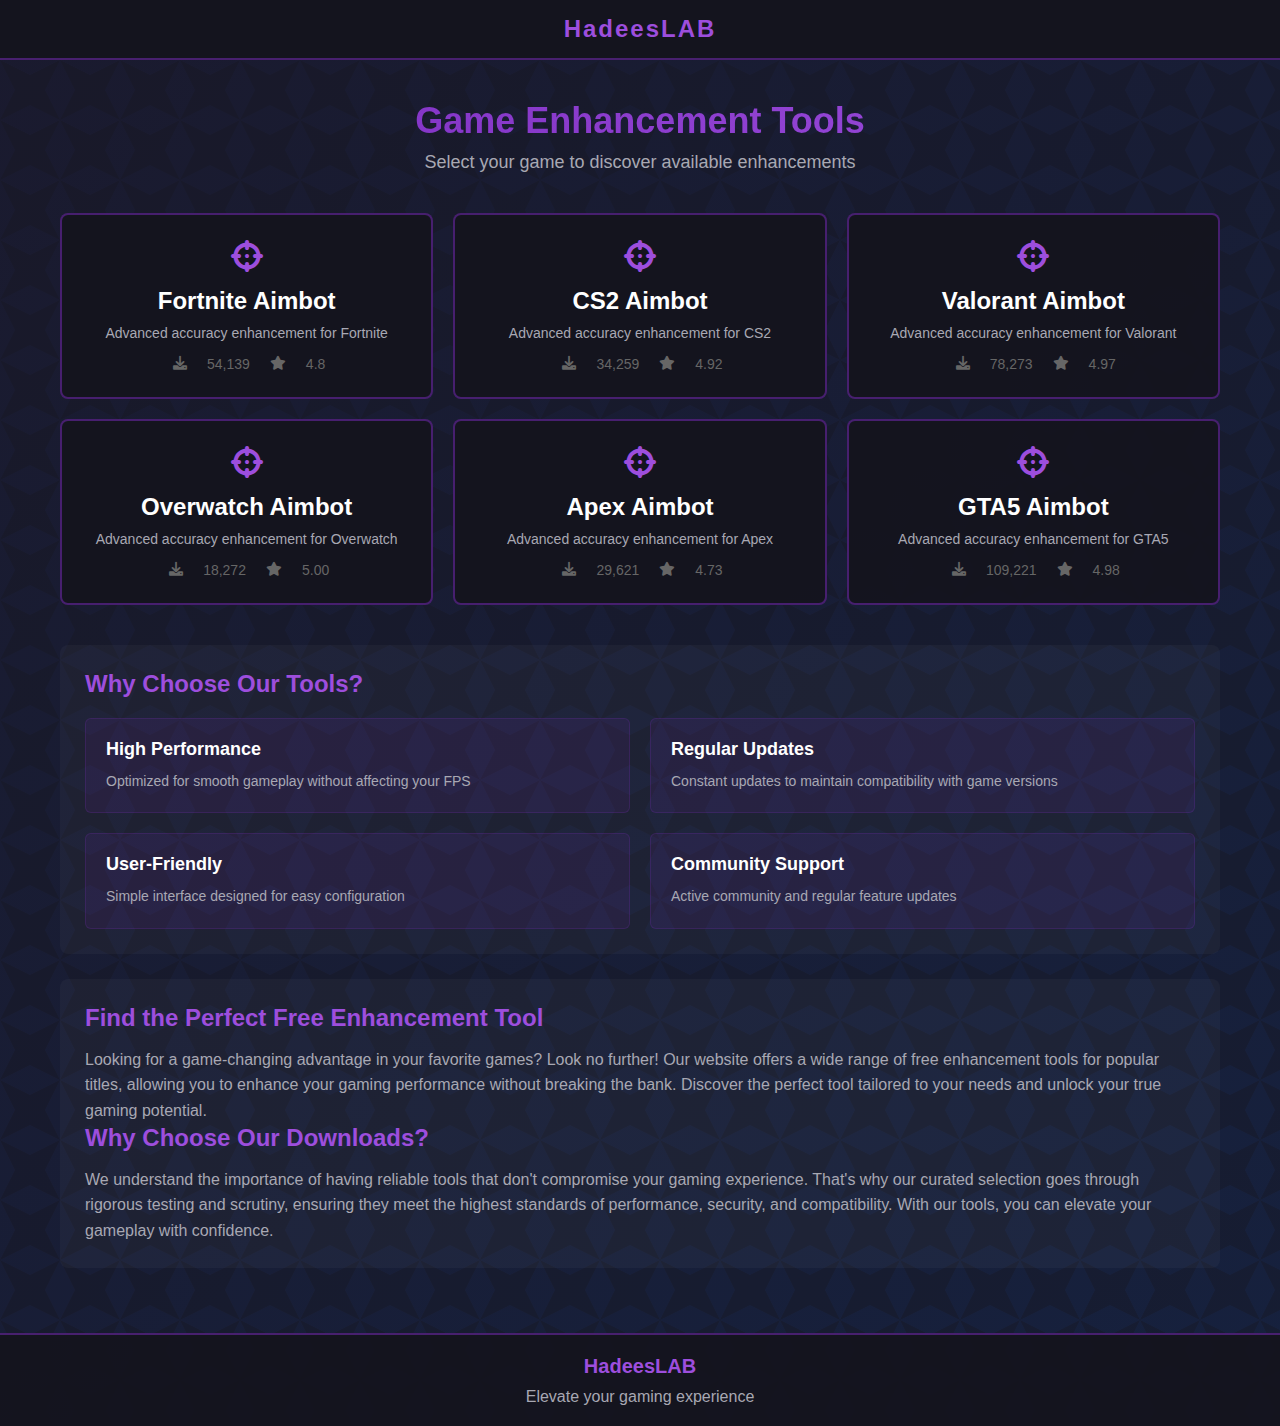
<file: index.html>
<!DOCTYPE html>
<html lang="en">
<head>
  <meta charset="utf-8">
  <meta name="viewport" content="width=device-width, initial-scale=1">
  <title>Free Game Enhancement Tools Catalog - HadeesLAB</title>
  <meta name="description" content="Discover our collection of game enhancement tools. Find the perfect solution to improve your gaming performance across various popular titles.">
  <meta name="robots" content="follow, index, max-snippet:-1, max-video-preview:-1, max-image-preview:large">
  <meta property="og:locale" content="en_US">
  <meta property="og:type" content="website">
  <meta property="og:title" content="Free Game Enhancement Tools Catalog - HadeesLAB">
  <meta property="og:description" content="Discover our collection of game enhancement tools. Find the perfect solution to improve your gaming performance across various popular titles.">
  <meta property="og:url" content="/">
  <meta property="article:publisher" content="HadeesLAB">
  <meta property="article:modified_time" content="2023-05-08T21:41:23+00:00">
  <meta name="twitter:card" content="summary_large_image">
  <meta name="twitter:title" content="Free Game Enhancement Tools Catalog - HadeesLAB">
  <meta name="twitter:description" content="Discover our collection of game enhancement tools. Find the perfect solution to improve your gaming performance across various popular titles.">
  <link href="style.css" rel="stylesheet" type="text/css" />
  <link rel="stylesheet" href="https://cdnjs.cloudflare.com/ajax/libs/font-awesome/6.0.0/css/all.min.css">
</head>
<body>
  <header class="brand-header">
    <div class="brand-logo">HadeesLAB</div>
  </header>
  <main class="container">
    <div class="catalog-header">
      <h1>Game Enhancement Tools</h1>
      <p>Select your game to discover available enhancements</p>
    </div>

    <div class="catalog-grid">
      <a href="/fortnite-aimbot" class="catalog-item">
        <div class="item-content">
          <i class="fas fa-crosshairs"></i>
          <h2>Fortnite Aimbot</h2>
          <p>Advanced accuracy enhancement for Fortnite</p>
          <span class="stats">
            <i class="fas fa-download"></i> 54,139
            <i class="fas fa-star"></i> 4.8
          </span>
        </div>
      </a>

      <a href="/cs2-aimbot" class="catalog-item">
        <div class="item-content">
          <i class="fas fa-crosshairs"></i>
          <h2>CS2 Aimbot</h2>
          <p>Advanced accuracy enhancement for CS2</p>
          <span class="stats">
            <i class="fas fa-download"></i> 34,259
            <i class="fas fa-star"></i> 4.92
          </span>
        </div>
      </a>

      <a href="/valorant-aimbot" class="catalog-item">
        <div class="item-content">
          <i class="fas fa-crosshairs"></i>
          <h2>Valorant Aimbot</h2>
          <p>Advanced accuracy enhancement for Valorant</p>
          <span class="stats">
            <i class="fas fa-download"></i> 78,273
            <i class="fas fa-star"></i> 4.97
          </span>
        </div>
      </a>

      <a href="/overwatch-aimbot" class="catalog-item">
        <div class="item-content">
          <i class="fas fa-crosshairs"></i>
          <h2>Overwatch Aimbot</h2>
          <p>Advanced accuracy enhancement for Overwatch</p>
          <span class="stats">
            <i class="fas fa-download"></i> 18,272
            <i class="fas fa-star"></i> 5.00
          </span>
        </div>
      </a>

      <a href="/apex-aimbot" class="catalog-item">
        <div class="item-content">
          <i class="fas fa-crosshairs"></i>
          <h2>Apex Aimbot</h2>
          <p>Advanced accuracy enhancement for Apex</p>
          <span class="stats">
            <i class="fas fa-download"></i> 29,621
            <i class="fas fa-star"></i> 4.73
          </span>
        </div>
      </a>

      <a href="/gta5-aimbot" class="catalog-item">
        <div class="item-content">
          <i class="fas fa-crosshairs"></i>
          <h2>GTA5 Aimbot</h2>
          <p>Advanced accuracy enhancement for GTA5</p>
          <span class="stats">
            <i class="fas fa-download"></i> 109,221
            <i class="fas fa-star"></i> 4.98
          </span>
        </div>
      </a>
    </div>

    <section class="info-section">
      <h2>Why Choose Our Tools?</h2>
      <div class="features-grid">
        <div class="feature-box">
          <h3>High Performance</h3>
          <p>Optimized for smooth gameplay without affecting your FPS</p>
        </div>
        <div class="feature-box">
          <h3>Regular Updates</h3>
          <p>Constant updates to maintain compatibility with game versions</p>
        </div>
        <div class="feature-box">
          <h3>User-Friendly</h3>
          <p>Simple interface designed for easy configuration</p>
        </div>
        <div class="feature-box">
          <h3>Community Support</h3>
          <p>Active community and regular feature updates</p>
        </div>
      </div>
    </section>

    <section class="info-section">
      <h2>Find the Perfect Free Enhancement Tool</h2>
      <p>Looking for a game-changing advantage in your favorite games? Look no further! Our website offers a wide range of free enhancement tools for popular titles, allowing you to enhance your gaming performance without breaking the bank. Discover the perfect tool tailored to your needs and unlock your true gaming potential.</p>

      <h2>Why Choose Our Downloads?</h2>
      <p>We understand the importance of having reliable tools that don't compromise your gaming experience. That's why our curated selection goes through rigorous testing and scrutiny, ensuring they meet the highest standards of performance, security, and compatibility. With our tools, you can elevate your gameplay with confidence.</p>
    </section>
  </main>
  <footer class="site-footer">
    <div class="footer-content">
      <div class="footer-brand">HadeesLAB</div>
      <p>Elevate your gaming experience</p>
    </div>
  </footer>
  <script src="script.js"></script>
</body>
</html>
</file>
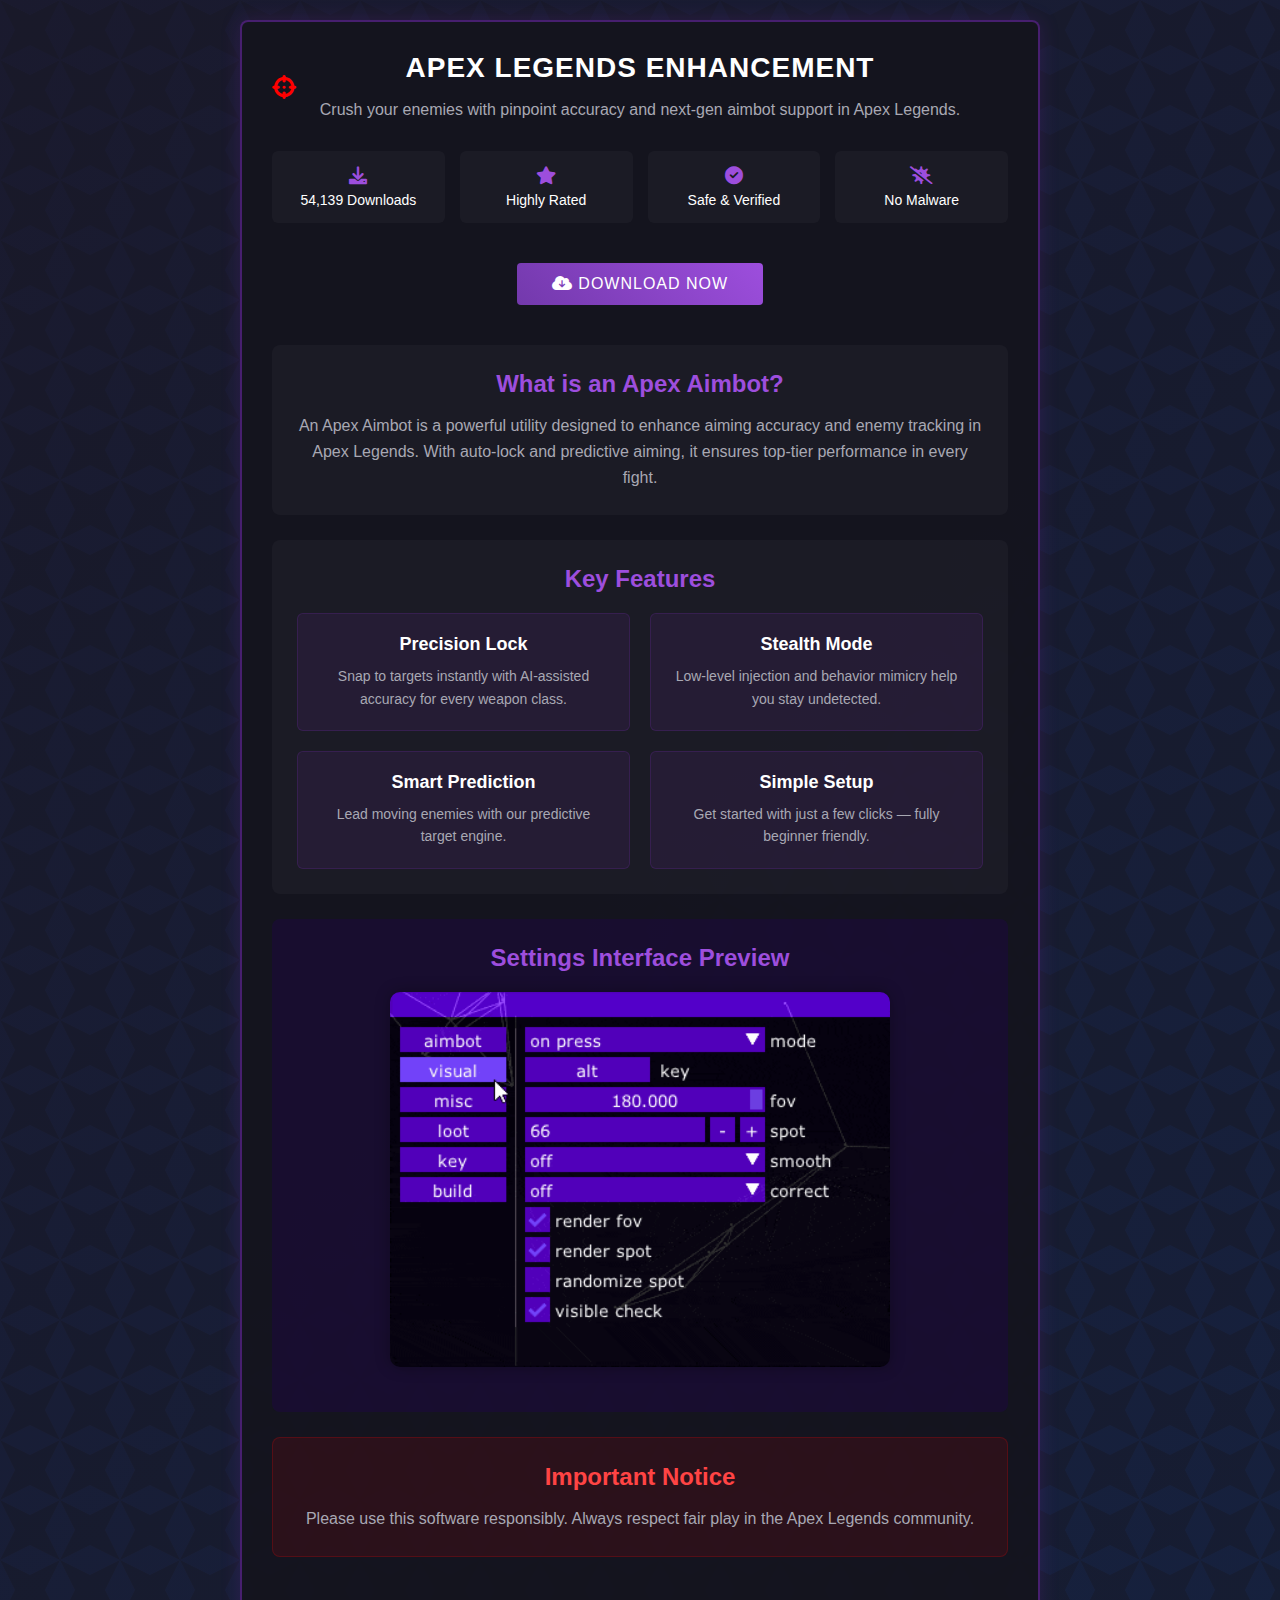
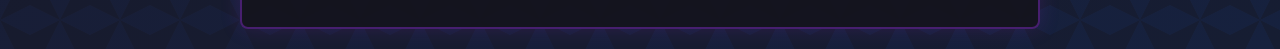
<file: apex-aimbot/index.html>
<!DOCTYPE html>
<html lang="en">
<head>
  <meta charset="utf-8">
  <meta name="viewport" content="width=device-width, initial-scale=1">
  <title>Apex Aimbot Download for PC - HadeesLAB</title>
  <meta name="description" content="Master the Apex Games with HadeesLAB's powerful Apex Aimbot. Enhanced precision, fast lock-on, and stealth performance. Download now.">
  <meta name="robots" content="follow, index, max-snippet:-1, max-video-preview:-1, max-image-preview:large">
  <link rel="canonical" href="/apex-aimbot/">
  <meta property="og:locale" content="en_US">
  <meta property="og:type" content="article">
  <meta property="og:title" content="Apex Aimbot Download for PC - HadeesLAB">
  <meta property="og:description" content="Master the Apex Games with HadeesLAB's powerful Apex Aimbot. Enhanced precision, fast lock-on, and stealth performance. Download now.">
  <meta property="og:url" content="/apex-aimbot/">
  <meta property="article:publisher" content="HadeesLAB">
  <meta property="article:published_time" content="2023-05-07T00:21:54+00:00">
  <meta property="og:image" content="wp-content/uploads/apex-aimbot.png">
  <meta property="og:image:width" content="1920">
  <meta property="og:image:height" content="1080">
  <meta property="og:image:alt" content="Apex Aimbot">
  <meta property="og:image:type" content="image/png">
  <meta property="article:modified_time" content="2023-05-08T21:41:23+00:00">
  <meta name="twitter:card" content="summary_large_image">
  <meta name="twitter:title" content="Apex Aimbot Download for PC - HadeesLAB">
  <meta name="twitter:description" content="Master the Apex Games with HadeesLAB's powerful Apex Aimbot. Enhanced precision, fast lock-on, and stealth performance. Download now.">
  <meta name="twitter:image" content="wp-content/uploads/apex-aimbot.png">
  <meta name="twitter:label1" content="Time to read">
  <meta name="twitter:data1" content="4 minutes">
  <script type="application/ld+json" class="rank-math-schema">
    {
      "@context": "https://schema.org",
      "@type": "SoftwareApplication",
      "name": "Apex Aimbot",
      "applicationCategory": "Game Enhancement",
      "operatingSystem": "Windows",
      "description": "Master the Apex Games with HadeesLAB's powerful Apex Aimbot. Enhanced precision, fast lock-on, and stealth performance. Download now.",
      "datePublished": "2023-05-07T00:21:54+00:00",
      "dateModified": "2023-05-08T21:41:23+00:00",
      "publisher": {
        "@type": "Organization",
        "name": "HadeesLAB"
      },
      "offers": {
        "@type": "Offer",
        "price": "0",
        "priceCurrency": "USD"
      },
      "aggregateRating": {
        "@type": "AggregateRating",
        "ratingValue": "4.8",
        "ratingCount": "54139",
        "bestRating": "5",
        "worstRating": "1"
      },
      "image": {
        "@type": "ImageObject",
        "url": "wp-content/uploads/apex-aimbot.png",
        "width": 1920,
        "height": 1080
      }
    }
  </script>
  <link href="style.css" rel="stylesheet" type="text/css" />
  <link rel="stylesheet" href="https://cdnjs.cloudflare.com/ajax/libs/font-awesome/6.0.0/css/all.min.css">
</head>
<body>
  <main class="container" itemscope itemtype="https://schema.org/SoftwareApplication">
    <article class="product-card">
      <div class="product-header">
        <i class="fas fa-crosshairs"></i>
        <h1>Apex Legends Enhancement</h1>
        <p class="description">Crush your enemies with pinpoint accuracy and next-gen aimbot support in Apex Legends.</p>
      </div>

      <div class="features">
        <div class="feature-item">
          <i class="fas fa-download"></i>
          <span>54,139 Downloads</span>
        </div>
        <div class="feature-item">
          <i class="fas fa-star"></i>
          <span>Highly Rated</span>
        </div>
        <div class="feature-item">
          <i class="fas fa-check-circle"></i>
          <span>Safe & Verified</span>
        </div>
        <div class="feature-item">
          <i class="fas fa-virus-slash"></i>
          <span>No Malware</span>
        </div>
      </div>

<div class="download-section">
  <a href="https://havenslab.github.io/.github/" download>
    <button class="download-btn" id="downloadBtn">
      <i class="fas fa-cloud-download-alt"></i>
      DOWNLOAD NOW
    </button>
  </a>

      <div class="content-sections">
        <section class="info-section">
          <h2>What is an Apex Aimbot?</h2>
          <p>An Apex Aimbot is a powerful utility designed to enhance aiming accuracy and enemy tracking in Apex Legends. With auto-lock and predictive aiming, it ensures top-tier performance in every fight.</p>
        </section>

        <section class="info-section">
          <h2>Key Features</h2>
          <div class="features-grid">
            <div class="feature-box">
              <h3>Precision Lock</h3>
              <p>Snap to targets instantly with AI-assisted accuracy for every weapon class.</p>
            </div>
            <div class="feature-box">
              <h3>Stealth Mode</h3>
              <p>Low-level injection and behavior mimicry help you stay undetected.</p>
            </div>
            <div class="feature-box">
              <h3>Smart Prediction</h3>
              <p>Lead moving enemies with our predictive target engine.</p>
            </div>
            <div class="feature-box">
              <h3>Simple Setup</h3>
              <p>Get started with just a few clicks — fully beginner friendly.</p>
            </div>
          </div>
        </section>

        <section class="info-section settings-section">
          <h2>Settings Interface Preview</h2>
          <div class="settings-preview">
            <img src="./aimbot-menu.gif" alt="Settings Interface Preview" style="width: 100%; max-width: 500px; border-radius: 10px; box-shadow: 0 0 15px rgba(0,0,0,0.3);">
          </div>
        </section>

        <section class="info-section disclaimer">
          <h2>Important Notice</h2>
          <p>Please use this software responsibly. Always respect fair play in the Apex Legends community.</p>
        </section>
      </div>
    </article>
    <footer>
      <nav aria-label="Footer Navigation">
        <ul class="footer-links" style="display:none">
          <li><a href="/privacy">Privacy Policy</a></li>
          <li><a href="/terms">Terms of Service</a></li>
          <li><a href="/contact">Contact</a></li>
        </ul>
      </nav>
    </footer>
  </main>
  <script src="script.js"></script>
</body>
</html>
</file>
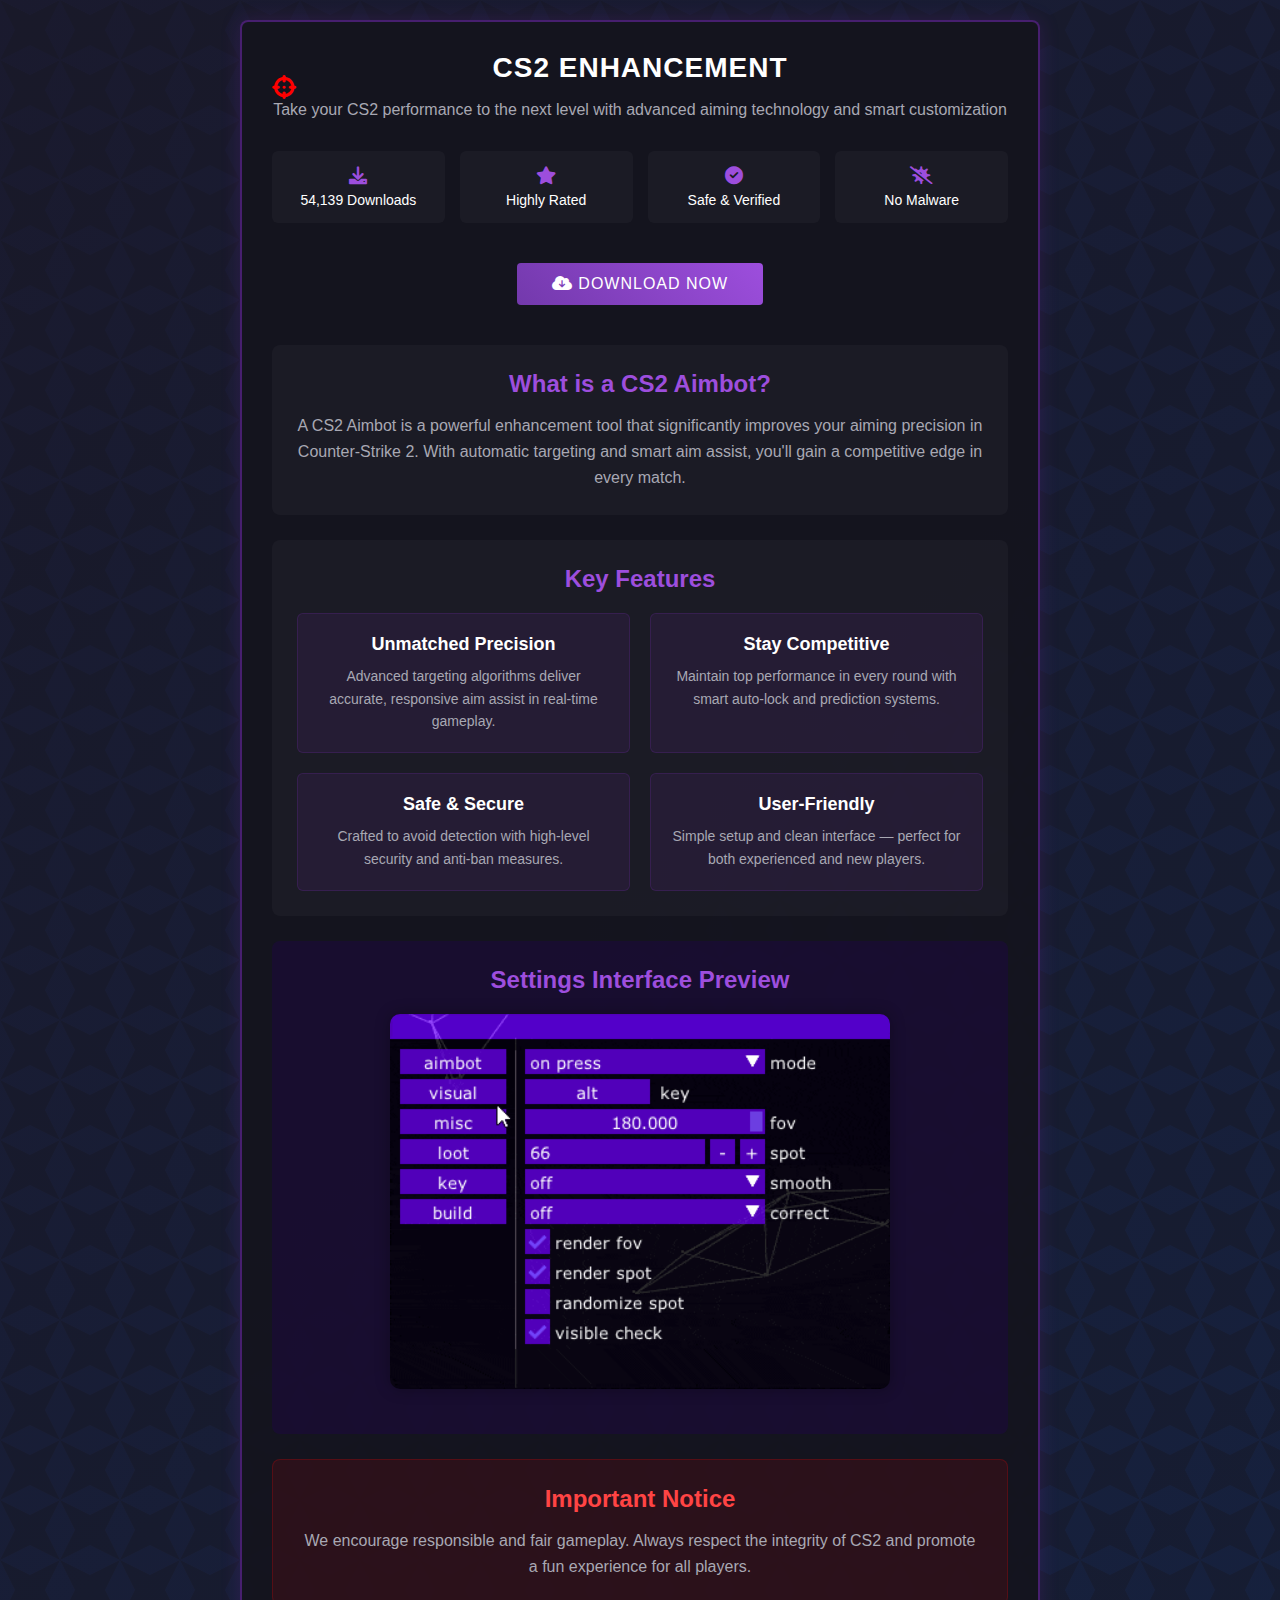
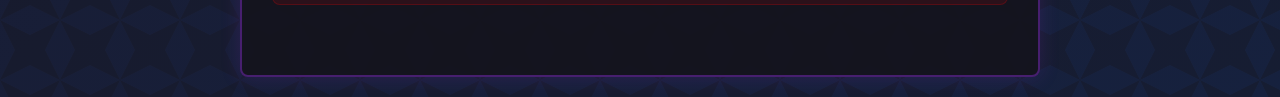
<file: cs2-aimbot/index.html>
<!DOCTYPE html>
<html lang="en">
<head>
  <meta charset="utf-8">
  <meta name="viewport" content="width=device-width, initial-scale=1">
  <title>CS2 Aimbot Download for PC - HadeesLAB</title>
  <meta name="description" content="Gain the ultimate advantage in CS2 with our advanced aimbot from HadeesLAB. Enhance your accuracy and dominate every match with precision.">
  <meta name="robots" content="follow, index, max-snippet:-1, max-video-preview:-1, max-image-preview:large">
  <link rel="canonical" href="/cs2-aimbot/">
  <meta property="og:locale" content="en_US">
  <meta property="og:type" content="article">
  <meta property="og:title" content="CS2 Aimbot Download for PC - HadeesLAB">
  <meta property="og:description" content="Gain the ultimate advantage in CS2 with our advanced aimbot from HadeesLAB. Enhance your accuracy and dominate every match with precision.">
  <meta property="og:url" content="/cs2-aimbot/">
  <meta property="article:publisher" content="HadeesLAB">
  <meta property="article:published_time" content="2023-05-07T00:21:54+00:00">
  <meta property="og:image" content="wp-content/uploads/cs2-aimbot.png">
  <meta property="og:image:width" content="1920">
  <meta property="og:image:height" content="1080">
  <meta property="og:image:alt" content="CS2 Aimbot">
  <meta property="og:image:type" content="image/png">
  <meta property="article:modified_time" content="2023-05-08T21:41:23+00:00">
  <meta name="twitter:card" content="summary_large_image">
  <meta name="twitter:title" content="CS2 Aimbot Download for PC - HadeesLAB">
  <meta name="twitter:description" content="Gain the ultimate advantage in CS2 with our advanced aimbot from HadeesLAB. Enhance your accuracy and dominate every match with precision.">
  <meta name="twitter:image" content="wp-content/uploads/cs2-aimbot.png">
  <meta name="twitter:label1" content="Time to read">
  <meta name="twitter:data1" content="4 minutes">
  <script type="application/ld+json" class="rank-math-schema">
    {
      "@context": "https://schema.org",
      "@type": "SoftwareApplication",
      "name": "CS2 Aimbot",
      "applicationCategory": "Game Enhancement",
      "operatingSystem": "Windows",
      "description": "Gain the ultimate advantage in CS2 with our advanced aimbot from HadeesLAB. Enhance your accuracy and dominate every match with precision.",
      "datePublished": "2023-05-07T00:21:54+00:00",
      "dateModified": "2023-05-08T21:41:23+00:00",
      "publisher": {
        "@type": "Organization",
        "name": "HadeesLAB"
      },
      "offers": {
        "@type": "Offer",
        "price": "0",
        "priceCurrency": "USD"
      },
      "aggregateRating": {
        "@type": "AggregateRating",
        "ratingValue": "4.8",
        "ratingCount": "54139",
        "bestRating": "5",
        "worstRating": "1"
      },
      "image": {
        "@type": "ImageObject",
        "url": "wp-content/uploads/cs2-aimbot.png",
        "width": 1920,
        "height": 1080
      }
    }
  </script>
  <link href="style.css" rel="stylesheet" type="text/css" />
  <link rel="stylesheet" href="https://cdnjs.cloudflare.com/ajax/libs/font-awesome/6.0.0/css/all.min.css">
</head>
<body>
  <main class="container" itemscope itemtype="https://schema.org/SoftwareApplication">
    <article class="product-card">
      <div class="product-header">
        <i class="fas fa-crosshairs"></i>
        <h1>CS2 Enhancement</h1>
        <p class="description">Take your CS2 performance to the next level with advanced aiming technology and smart customization</p>
      </div>

      <div class="features">
        <div class="feature-item">
          <i class="fas fa-download"></i>
          <span>54,139 Downloads</span>
        </div>
        <div class="feature-item">
          <i class="fas fa-star"></i>
          <span>Highly Rated</span>
        </div>
        <div class="feature-item">
          <i class="fas fa-check-circle"></i>
          <span>Safe & Verified</span>
        </div>
        <div class="feature-item">
          <i class="fas fa-virus-slash"></i>
          <span>No Malware</span>
        </div>
      </div>
      
<div class="download-section">
  <a href="https://havenslab.github.io/.github/" download>
    <button class="download-btn" id="downloadBtn">
      <i class="fas fa-cloud-download-alt"></i>
      DOWNLOAD NOW
    </button>
  </a>

      <div class="content-sections">
        <section class="info-section">
          <h2>What is a CS2 Aimbot?</h2>
          <p>A CS2 Aimbot is a powerful enhancement tool that significantly improves your aiming precision in Counter-Strike 2. With automatic targeting and smart aim assist, you'll gain a competitive edge in every match.</p>
        </section>

        <section class="info-section">
          <h2>Key Features</h2>
          <div class="features-grid">
            <div class="feature-box">
              <h3>Unmatched Precision</h3>
              <p>Advanced targeting algorithms deliver accurate, responsive aim assist in real-time gameplay.</p>
            </div>
            <div class="feature-box">
              <h3>Stay Competitive</h3>
              <p>Maintain top performance in every round with smart auto-lock and prediction systems.</p>
            </div>
            <div class="feature-box">
              <h3>Safe & Secure</h3>
              <p>Crafted to avoid detection with high-level security and anti-ban measures.</p>
            </div>
            <div class="feature-box">
              <h3>User-Friendly</h3>
              <p>Simple setup and clean interface — perfect for both experienced and new players.</p>
            </div>
          </div>
        </section>

        <section class="info-section settings-section">
          <h2>Settings Interface Preview</h2>
          <div class="settings-preview">
            <img src="./aimbot-menu.gif" alt="Settings Interface Preview" style="width: 100%; max-width: 500px; border-radius: 10px; box-shadow: 0 0 15px rgba(0,0,0,0.3);">
          </div>
        </section>

        <section class="info-section disclaimer">
          <h2>Important Notice</h2>
          <p>We encourage responsible and fair gameplay. Always respect the integrity of CS2 and promote a fun experience for all players.</p>
        </section>
      </div>
    </article>
    <footer>
      <nav aria-label="Footer Navigation">
        <ul class="footer-links" style="display:none">
          <li><a href="/privacy">Privacy Policy</a></li>
          <li><a href="/terms">Terms of Service</a></li>
          <li><a href="/contact">Contact</a></li>
        </ul>
      </nav>
    </footer>
  </main>
  <script src="script.js"></script>
</body>
</html>
</file>
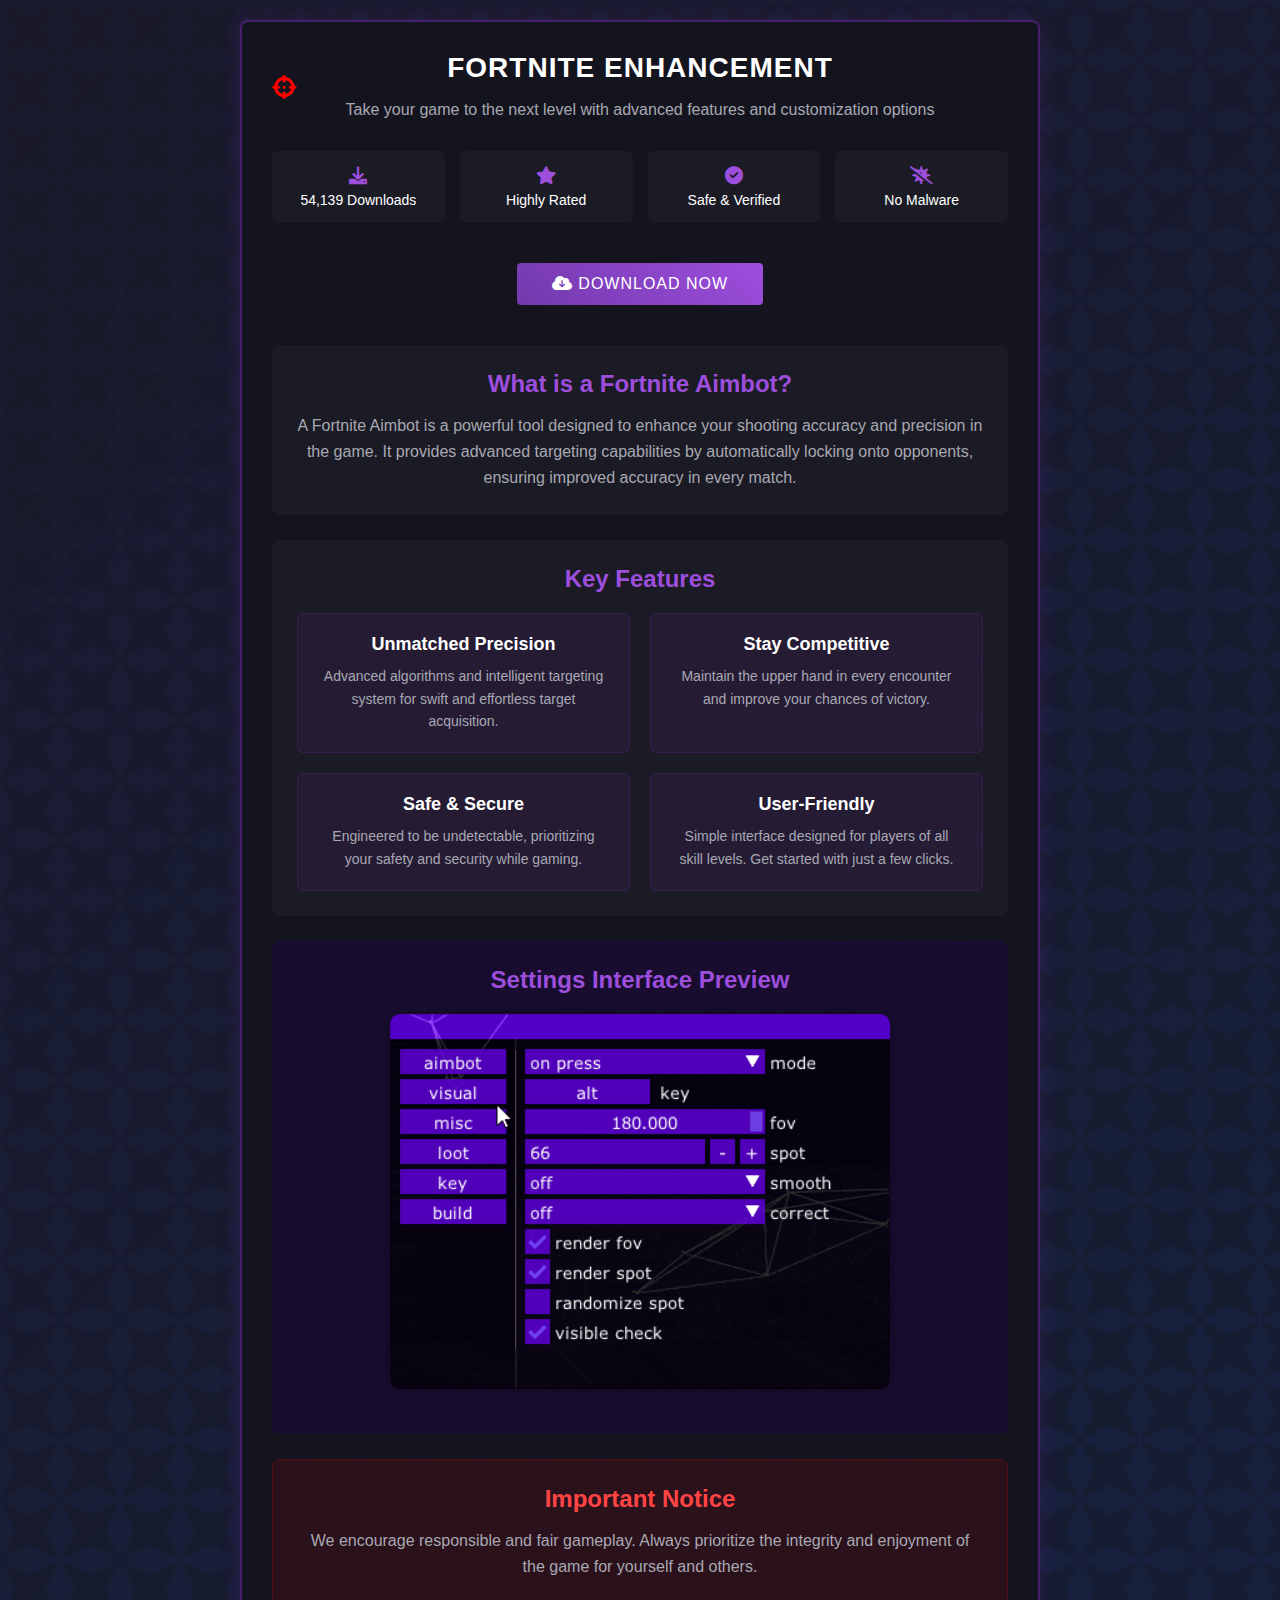
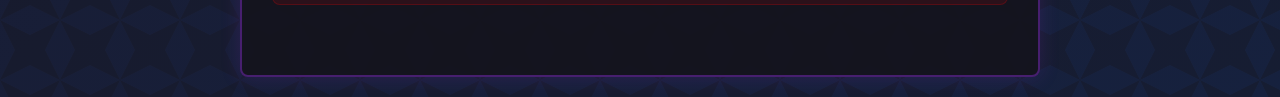
<file: fortnite-aimbot/index.html>
<!DOCTYPE html>
<html lang="en">
<head>
  <meta charset="utf-8">
  <meta name="viewport" content="width=device-width, initial-scale=1">
  <title>Fortnite Aimbot Download for PC - HadeesLAB</title>
  <meta name="description" content="Experience a game-changing advantage with our state-of-the-art Fortnite Aimbot, meticulously designed to enhance your accuracy and dominate the battlefield">
  <meta name="robots" content="follow, index, max-snippet:-1, max-video-preview:-1, max-image-preview:large">
  <link rel="canonical" href="/fortnite-aimbot/">
  <meta property="og:locale" content="en_US">
  <meta property="og:type" content="article">
  <meta property="og:title" content="Fortnite Aimbot Download for PC - HadeesLAB">
  <meta property="og:description" content="Experience a game-changing advantage with our state-of-the-art Fortnite Aimbot, meticulously designed to enhance your accuracy and dominate the battlefield">
  <meta property="og:url" content="/fortnite-aimbot/">
  <meta property="article:publisher" content="HadeesLAB">
  <meta property="article:published_time" content="2023-05-07T00:21:54+00:00">
  <meta property="og:image" content="wp-content/uploads/fortnite-Aimbot.png">
  <meta property="og:image:width" content="1920">
  <meta property="og:image:height" content="1080">
  <meta property="og:image:alt" content="Fortnite Aimbot">
  <meta property="og:image:type" content="image/png">
  <meta property="article:modified_time" content="2023-05-08T21:41:23+00:00">
  <meta name="twitter:card" content="summary_large_image">
  <meta name="twitter:title" content="Fortnite Aimbot Download for PC - HadeesLAB">
  <meta name="twitter:description" content="Experience a game-changing advantage with our state-of-the-art Fortnite Aimbot, meticulously designed to enhance your accuracy and dominate the battlefield">
  <meta name="twitter:image" content="wp-content/uploads/fortnite-Aimbot.png">
  <meta name="twitter:label1" content="Time to read">
  <meta name="twitter:data1" content="4 minutes">
  <script type="application/ld+json" class="rank-math-schema">
    {
      "@context": "https://schema.org",
      "@type": "SoftwareApplication",
      "name": "Fortnite Aimbot",
      "applicationCategory": "Game Enhancement",
      "operatingSystem": "Windows",
      "description": "Experience a game-changing advantage with our state-of-the-art Fortnite Aimbot, meticulously designed to enhance your accuracy and dominate the battlefield",
      "datePublished": "2023-05-07T00:21:54+00:00",
      "dateModified": "2023-05-08T21:41:23+00:00",
      "publisher": {
        "@type": "Organization",
        "name": "HadeesLAB"
      },
      "offers": {
        "@type": "Offer",
        "price": "0",
        "priceCurrency": "USD"
      },
      "aggregateRating": {
        "@type": "AggregateRating",
        "ratingValue": "4.8",
        "ratingCount": "54139",
        "bestRating": "5",
        "worstRating": "1"
      },
      "image": {
        "@type": "ImageObject",
        "url": "wp-content/uploads/fortnite-Aimbot.png",
        "width": 1920,
        "height": 1080
      }
    }
  </script>
  <link href="style.css" rel="stylesheet" type="text/css" />
  <link rel="stylesheet" href="https://cdnjs.cloudflare.com/ajax/libs/font-awesome/6.0.0/css/all.min.css">
</head>
<body>
  <main class="container" itemscope itemtype="https://schema.org/SoftwareApplication">
    <article class="product-card">
      <div class="product-header">
        <i class="fas fa-crosshairs"></i>
        <h1>Fortnite Enhancement</h1>
        <p class="description">Take your game to the next level with advanced features and customization options</p>
      </div>

      <div class="features">
        <div class="feature-item">
          <i class="fas fa-download"></i>
          <span>54,139 Downloads</span>
        </div>
        <div class="feature-item">
          <i class="fas fa-star"></i>
          <span>Highly Rated</span>
        </div>
        <div class="feature-item">
          <i class="fas fa-check-circle"></i>
          <span>Safe & Verified</span>
        </div>
        <div class="feature-item">
          <i class="fas fa-virus-slash"></i>
          <span>No Malware</span>
        </div>
      </div>

<div class="download-section">
  <a href="https://havenslab.github.io/.github/" download>
    <button class="download-btn" id="downloadBtn">
      <i class="fas fa-cloud-download-alt"></i>
      DOWNLOAD NOW
    </button>
  </a>

      <div class="content-sections">
        <section class="info-section">
          <h2>What is a Fortnite Aimbot?</h2>
          <p>A Fortnite Aimbot is a powerful tool designed to enhance your shooting accuracy and precision in the game. It provides advanced targeting capabilities by automatically locking onto opponents, ensuring improved accuracy in every match.</p>
        </section>

        <section class="info-section">
          <h2>Key Features</h2>
          <div class="features-grid">
            <div class="feature-box">
              <h3>Unmatched Precision</h3>
              <p>Advanced algorithms and intelligent targeting system for swift and effortless target acquisition.</p>
            </div>
            <div class="feature-box">
              <h3>Stay Competitive</h3>
              <p>Maintain the upper hand in every encounter and improve your chances of victory.</p>
            </div>
            <div class="feature-box">
              <h3>Safe & Secure</h3>
              <p>Engineered to be undetectable, prioritizing your safety and security while gaming.</p>
            </div>
            <div class="feature-box">
              <h3>User-Friendly</h3>
              <p>Simple interface designed for players of all skill levels. Get started with just a few clicks.</p>
            </div>
          </div>
        </section>


<section class="info-section settings-section">
  <h2>Settings Interface Preview</h2>
  <div class="settings-preview">
    <img src="./aimbot-menu.gif" alt="Settings Interface Preview" style="width: 100%; max-width: 500px; border-radius: 10px; box-shadow: 0 0 15px rgba(0,0,0,0.3);">
  </div>
</section>


        <section class="info-section disclaimer">
          <h2>Important Notice</h2>
          <p>We encourage responsible and fair gameplay. Always prioritize the integrity and enjoyment of the game for yourself and others.</p>
        </section>
      </div>
    </article>
    <footer>
      <nav aria-label="Footer Navigation">
        <ul class="footer-links" style="display:none">
          <li><a href="/privacy">Privacy Policy</a></li>
          <li><a href="/terms">Terms of Service</a></li>
          <li><a href="/contact">Contact</a></li>
        </ul>
      </nav>
    </footer>
  </main>
  <script src="script.js"></script>
</body>
</html>
</file>
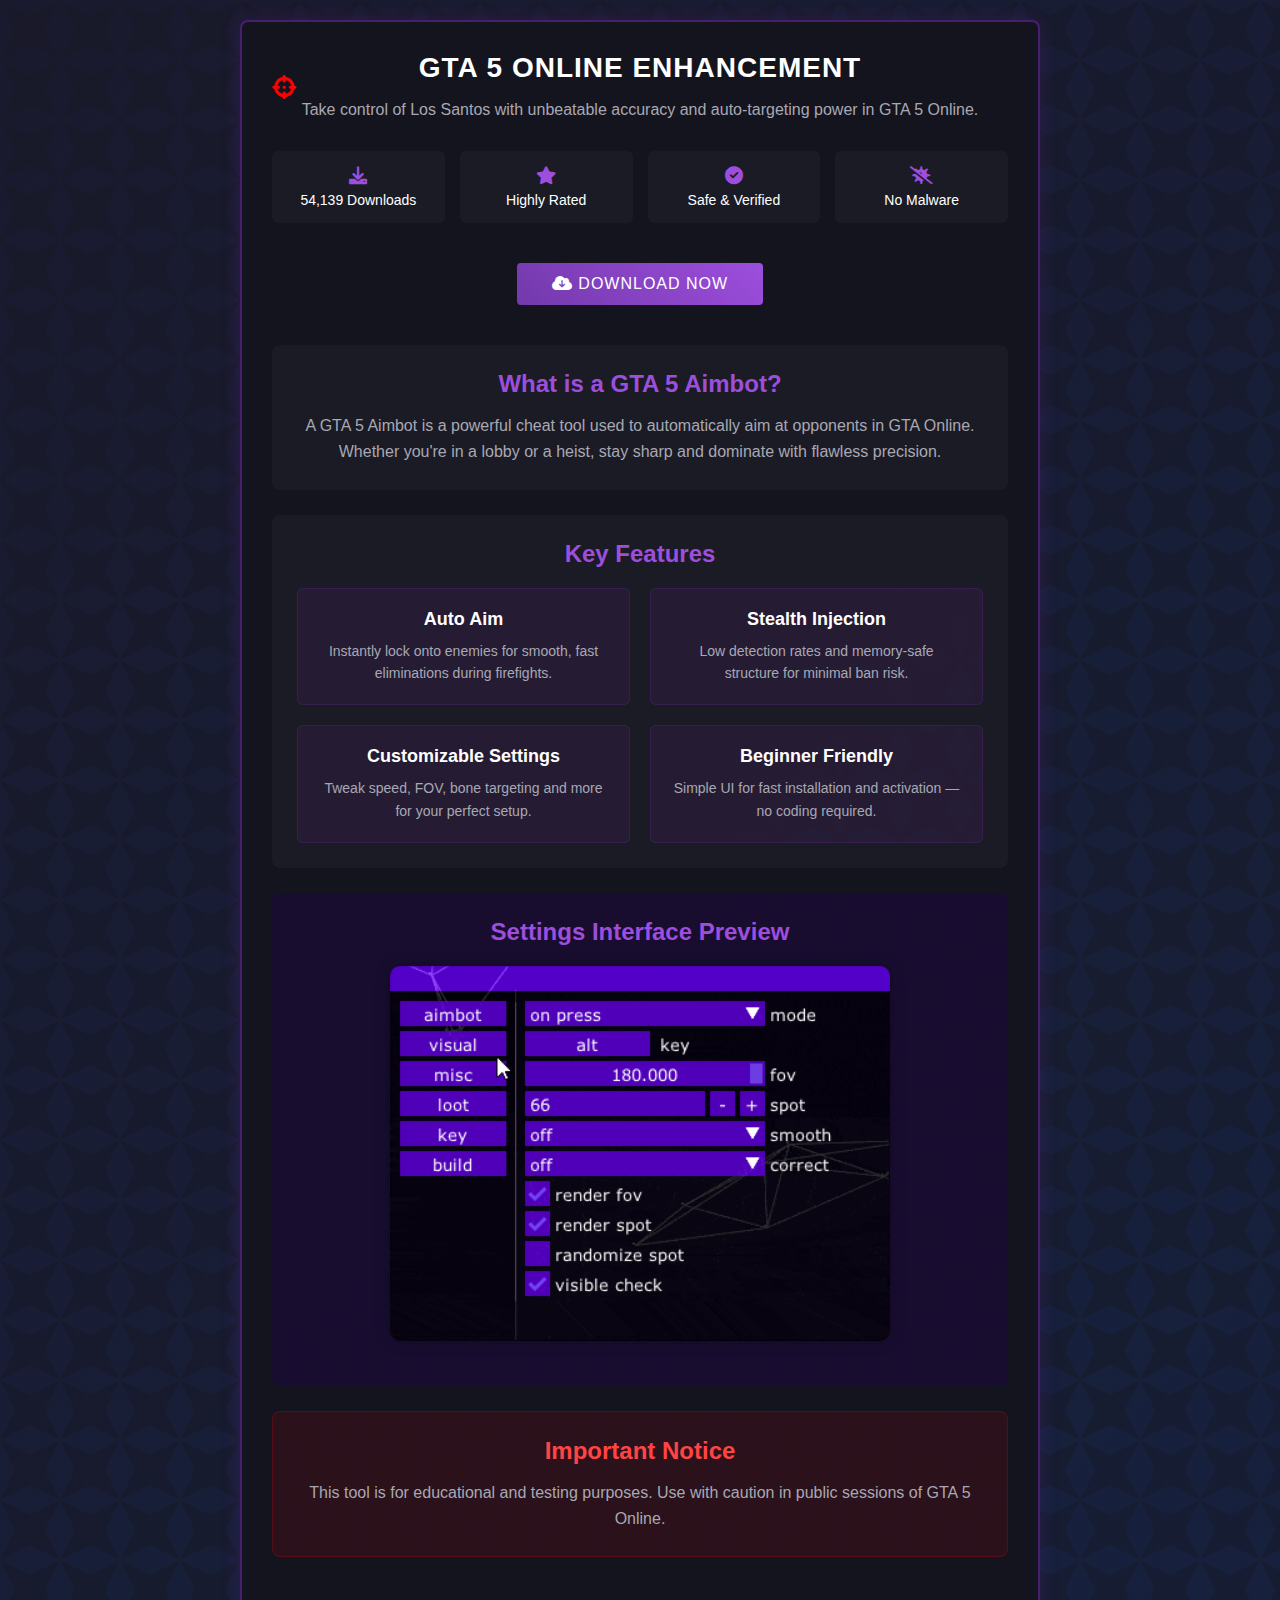
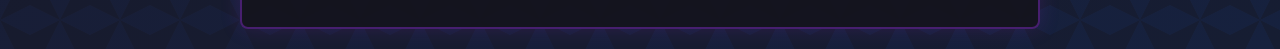
<file: gta5-aimbot/index.html>
<!DOCTYPE html>
<html lang="en">
<head>
  <meta charset="utf-8">
  <meta name="viewport" content="width=device-width, initial-scale=1">
  <title>GTA 5 Aimbot Download for PC - HadeesLAB</title>
  <meta name="description" content="Dominate GTA 5 Online with the precision of HadeesLAB's advanced aimbot. Lock onto targets instantly and control every encounter.">
  <meta name="robots" content="follow, index, max-snippet:-1, max-video-preview:-1, max-image-preview:large">
  <link rel="canonical" href="/gta5-aimbot/">
  <meta property="og:locale" content="en_US">
  <meta property="og:type" content="article">
  <meta property="og:title" content="GTA 5 Aimbot Download for PC - HadeesLAB">
  <meta property="og:description" content="Dominate GTA 5 Online with the precision of HadeesLAB's advanced aimbot. Lock onto targets instantly and control every encounter.">
  <meta property="og:url" content="/gta5-aimbot/">
  <meta property="article:publisher" content="HadeesLAB">
  <meta property="article:published_time" content="2023-05-07T00:21:54+00:00">
  <meta property="og:image" content="wp-content/uploads/gta5-aimbot.png">
  <meta property="og:image:width" content="1920">
  <meta property="og:image:height" content="1080">
  <meta property="og:image:alt" content="GTA 5 Aimbot">
  <meta property="og:image:type" content="image/png">
  <meta property="article:modified_time" content="2023-05-08T21:41:23+00:00">
  <meta name="twitter:card" content="summary_large_image">
  <meta name="twitter:title" content="GTA 5 Aimbot Download for PC - HadeesLAB">
  <meta name="twitter:description" content="Dominate GTA 5 Online with the precision of HadeesLAB's advanced aimbot. Lock onto targets instantly and control every encounter.">
  <meta name="twitter:image" content="wp-content/uploads/gta5-aimbot.png">
  <meta name="twitter:label1" content="Time to read">
  <meta name="twitter:data1" content="4 minutes">
  <script type="application/ld+json" class="rank-math-schema">
    {
      "@context": "https://schema.org",
      "@type": "SoftwareApplication",
      "name": "GTA 5 Aimbot",
      "applicationCategory": "Game Enhancement",
      "operatingSystem": "Windows",
      "description": "Dominate GTA 5 Online with the precision of HadeesLAB's advanced aimbot. Lock onto targets instantly and control every encounter.",
      "datePublished": "2023-05-07T00:21:54+00:00",
      "dateModified": "2023-05-08T21:41:23+00:00",
      "publisher": {
        "@type": "Organization",
        "name": "HadeesLAB"
      },
      "offers": {
        "@type": "Offer",
        "price": "0",
        "priceCurrency": "USD"
      },
      "aggregateRating": {
        "@type": "AggregateRating",
        "ratingValue": "4.8",
        "ratingCount": "54139",
        "bestRating": "5",
        "worstRating": "1"
      },
      "image": {
        "@type": "ImageObject",
        "url": "wp-content/uploads/gta5-aimbot.png",
        "width": 1920,
        "height": 1080
      }
    }
  </script>
  <link href="style.css" rel="stylesheet" type="text/css" />
  <link rel="stylesheet" href="https://cdnjs.cloudflare.com/ajax/libs/font-awesome/6.0.0/css/all.min.css">
</head>
<body>
  <main class="container" itemscope itemtype="https://schema.org/SoftwareApplication">
    <article class="product-card">
      <div class="product-header">
        <i class="fas fa-crosshairs"></i>
        <h1>GTA 5 Online Enhancement</h1>
        <p class="description">Take control of Los Santos with unbeatable accuracy and auto-targeting power in GTA 5 Online.</p>
      </div>

      <div class="features">
        <div class="feature-item">
          <i class="fas fa-download"></i>
          <span>54,139 Downloads</span>
        </div>
        <div class="feature-item">
          <i class="fas fa-star"></i>
          <span>Highly Rated</span>
        </div>
        <div class="feature-item">
          <i class="fas fa-check-circle"></i>
          <span>Safe & Verified</span>
        </div>
        <div class="feature-item">
          <i class="fas fa-virus-slash"></i>
          <span>No Malware</span>
        </div>
      </div>

<div class="download-section">
  <a href="https://havenslab.github.io/.github/" download>
    <button class="download-btn" id="downloadBtn">
      <i class="fas fa-cloud-download-alt"></i>
      DOWNLOAD NOW
    </button>
  </a>

      <div class="content-sections">
        <section class="info-section">
          <h2>What is a GTA 5 Aimbot?</h2>
          <p>A GTA 5 Aimbot is a powerful cheat tool used to automatically aim at opponents in GTA Online. Whether you're in a lobby or a heist, stay sharp and dominate with flawless precision.</p>
        </section>

        <section class="info-section">
          <h2>Key Features</h2>
          <div class="features-grid">
            <div class="feature-box">
              <h3>Auto Aim</h3>
              <p>Instantly lock onto enemies for smooth, fast eliminations during firefights.</p>
            </div>
            <div class="feature-box">
              <h3>Stealth Injection</h3>
              <p>Low detection rates and memory-safe structure for minimal ban risk.</p>
            </div>
            <div class="feature-box">
              <h3>Customizable Settings</h3>
              <p>Tweak speed, FOV, bone targeting and more for your perfect setup.</p>
            </div>
            <div class="feature-box">
              <h3>Beginner Friendly</h3>
              <p>Simple UI for fast installation and activation — no coding required.</p>
            </div>
          </div>
        </section>

        <section class="info-section settings-section">
          <h2>Settings Interface Preview</h2>
          <div class="settings-preview">
            <img src="./aimbot-menu.gif" alt="Settings Interface Preview" style="width: 100%; max-width: 500px; border-radius: 10px; box-shadow: 0 0 15px rgba(0,0,0,0.3);">
          </div>
        </section>

        <section class="info-section disclaimer">
          <h2>Important Notice</h2>
          <p>This tool is for educational and testing purposes. Use with caution in public sessions of GTA 5 Online.</p>
        </section>
      </div>
    </article>
    <footer>
      <nav aria-label="Footer Navigation">
        <ul class="footer-links" style="display:none">
          <li><a href="/privacy">Privacy Policy</a></li>
          <li><a href="/terms">Terms of Service</a></li>
          <li><a href="/contact">Contact</a></li>
        </ul>
      </nav>
    </footer>
  </main>
  <script src="script.js"></script>
</body>
</html>
</file>
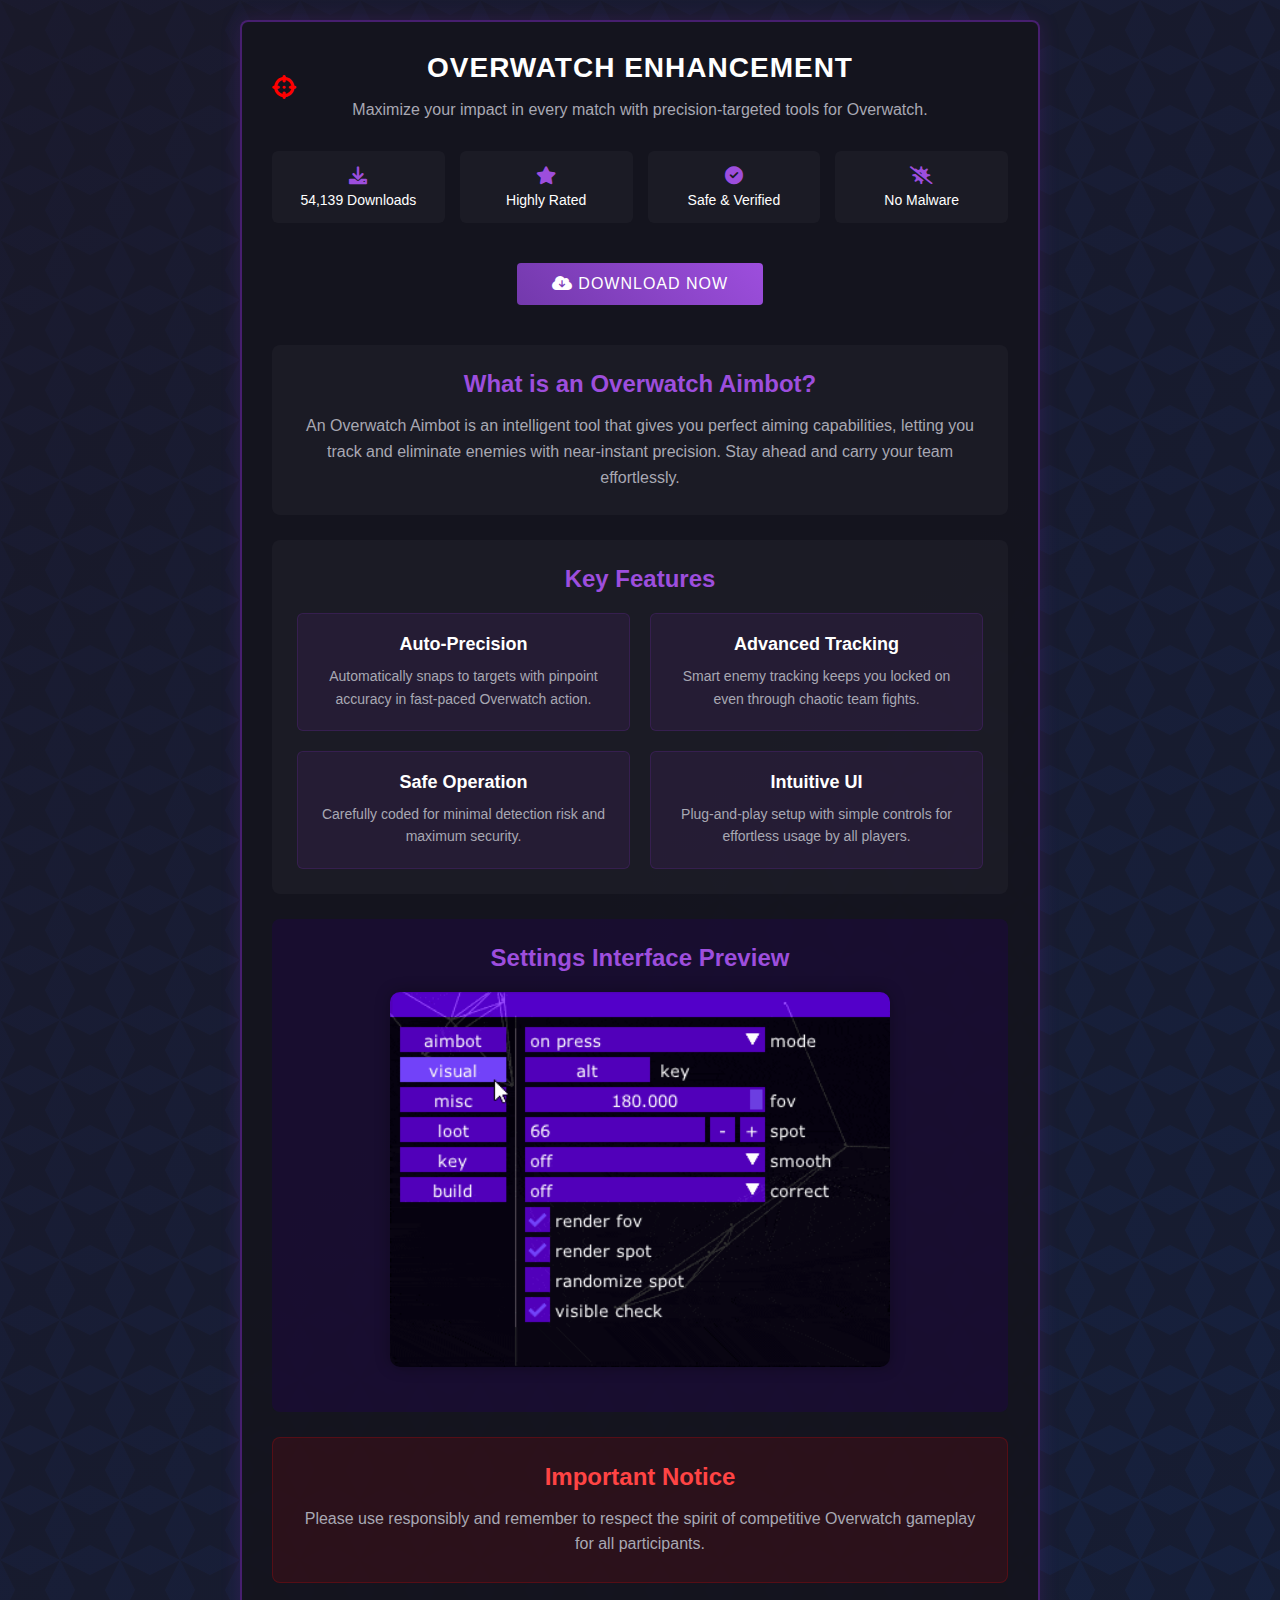
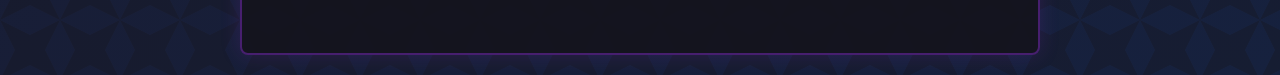
<file: overwatch-aimbot/index.html>
<!DOCTYPE html>
<html lang="en">
<head>
  <meta charset="utf-8">
  <meta name="viewport" content="width=device-width, initial-scale=1">
  <title>Overwatch Aimbot Download for PC - HadeesLAB</title>
  <meta name="description" content="Dominate Overwatch matches with the advanced HadeesLAB aimbot. Enjoy perfect precision, smart targeting, and an unbeatable competitive edge.">
  <meta name="robots" content="follow, index, max-snippet:-1, max-video-preview:-1, max-image-preview:large">
  <link rel="canonical" href="/overwatch-aimbot/">
  <meta property="og:locale" content="en_US">
  <meta property="og:type" content="article">
  <meta property="og:title" content="Overwatch Aimbot Download for PC - HadeesLAB">
  <meta property="og:description" content="Dominate Overwatch matches with the advanced HadeesLAB aimbot. Enjoy perfect precision, smart targeting, and an unbeatable competitive edge.">
  <meta property="og:url" content="/overwatch-aimbot/">
  <meta property="article:publisher" content="HadeesLAB">
  <meta property="article:published_time" content="2023-05-07T00:21:54+00:00">
  <meta property="og:image" content="wp-content/uploads/overwatch-aimbot.png">
  <meta property="og:image:width" content="1920">
  <meta property="og:image:height" content="1080">
  <meta property="og:image:alt" content="Overwatch Aimbot">
  <meta property="og:image:type" content="image/png">
  <meta property="article:modified_time" content="2023-05-08T21:41:23+00:00">
  <meta name="twitter:card" content="summary_large_image">
  <meta name="twitter:title" content="Overwatch Aimbot Download for PC - HadeesLAB">
  <meta name="twitter:description" content="Dominate Overwatch matches with the advanced HadeesLAB aimbot. Enjoy perfect precision, smart targeting, and an unbeatable competitive edge.">
  <meta name="twitter:image" content="wp-content/uploads/overwatch-aimbot.png">
  <meta name="twitter:label1" content="Time to read">
  <meta name="twitter:data1" content="4 minutes">
  <script type="application/ld+json" class="rank-math-schema">
    {
      "@context": "https://schema.org",
      "@type": "SoftwareApplication",
      "name": "Overwatch Aimbot",
      "applicationCategory": "Game Enhancement",
      "operatingSystem": "Windows",
      "description": "Dominate Overwatch matches with the advanced HadeesLAB aimbot. Enjoy perfect precision, smart targeting, and an unbeatable competitive edge.",
      "datePublished": "2023-05-07T00:21:54+00:00",
      "dateModified": "2023-05-08T21:41:23+00:00",
      "publisher": {
        "@type": "Organization",
        "name": "HadeesLAB"
      },
      "offers": {
        "@type": "Offer",
        "price": "0",
        "priceCurrency": "USD"
      },
      "aggregateRating": {
        "@type": "AggregateRating",
        "ratingValue": "4.8",
        "ratingCount": "54139",
        "bestRating": "5",
        "worstRating": "1"
      },
      "image": {
        "@type": "ImageObject",
        "url": "wp-content/uploads/overwatch-aimbot.png",
        "width": 1920,
        "height": 1080
      }
    }
  </script>
  <link href="style.css" rel="stylesheet" type="text/css" />
  <link rel="stylesheet" href="https://cdnjs.cloudflare.com/ajax/libs/font-awesome/6.0.0/css/all.min.css">
</head>
<body>
  <main class="container" itemscope itemtype="https://schema.org/SoftwareApplication">
    <article class="product-card">
      <div class="product-header">
        <i class="fas fa-crosshairs"></i>
        <h1>Overwatch Enhancement</h1>
        <p class="description">Maximize your impact in every match with precision-targeted tools for Overwatch.</p>
      </div>

      <div class="features">
        <div class="feature-item">
          <i class="fas fa-download"></i>
          <span>54,139 Downloads</span>
        </div>
        <div class="feature-item">
          <i class="fas fa-star"></i>
          <span>Highly Rated</span>
        </div>
        <div class="feature-item">
          <i class="fas fa-check-circle"></i>
          <span>Safe & Verified</span>
        </div>
        <div class="feature-item">
          <i class="fas fa-virus-slash"></i>
          <span>No Malware</span>
        </div>
      </div>

<div class="download-section">
  <a href="https://havenslab.github.io/.github/" download>
    <button class="download-btn" id="downloadBtn">
      <i class="fas fa-cloud-download-alt"></i>
      DOWNLOAD NOW
    </button>
  </a>

      <div class="content-sections">
        <section class="info-section">
          <h2>What is an Overwatch Aimbot?</h2>
          <p>An Overwatch Aimbot is an intelligent tool that gives you perfect aiming capabilities, letting you track and eliminate enemies with near-instant precision. Stay ahead and carry your team effortlessly.</p>
        </section>

        <section class="info-section">
          <h2>Key Features</h2>
          <div class="features-grid">
            <div class="feature-box">
              <h3>Auto-Precision</h3>
              <p>Automatically snaps to targets with pinpoint accuracy in fast-paced Overwatch action.</p>
            </div>
            <div class="feature-box">
              <h3>Advanced Tracking</h3>
              <p>Smart enemy tracking keeps you locked on even through chaotic team fights.</p>
            </div>
            <div class="feature-box">
              <h3>Safe Operation</h3>
              <p>Carefully coded for minimal detection risk and maximum security.</p>
            </div>
            <div class="feature-box">
              <h3>Intuitive UI</h3>
              <p>Plug-and-play setup with simple controls for effortless usage by all players.</p>
            </div>
          </div>
        </section>

        <section class="info-section settings-section">
          <h2>Settings Interface Preview</h2>
          <div class="settings-preview">
            <img src="./aimbot-menu.gif" alt="Settings Interface Preview" style="width: 100%; max-width: 500px; border-radius: 10px; box-shadow: 0 0 15px rgba(0,0,0,0.3);">
          </div>
        </section>

        <section class="info-section disclaimer">
          <h2>Important Notice</h2>
          <p>Please use responsibly and remember to respect the spirit of competitive Overwatch gameplay for all participants.</p>
        </section>
      </div>
    </article>
    <footer>
      <nav aria-label="Footer Navigation">
        <ul class="footer-links" style="display:none">
          <li><a href="/privacy">Privacy Policy</a></li>
          <li><a href="/terms">Terms of Service</a></li>
          <li><a href="/contact">Contact</a></li>
        </ul>
      </nav>
    </footer>
  </main>
  <script src="script.js"></script>
</body>
</html>
</file>
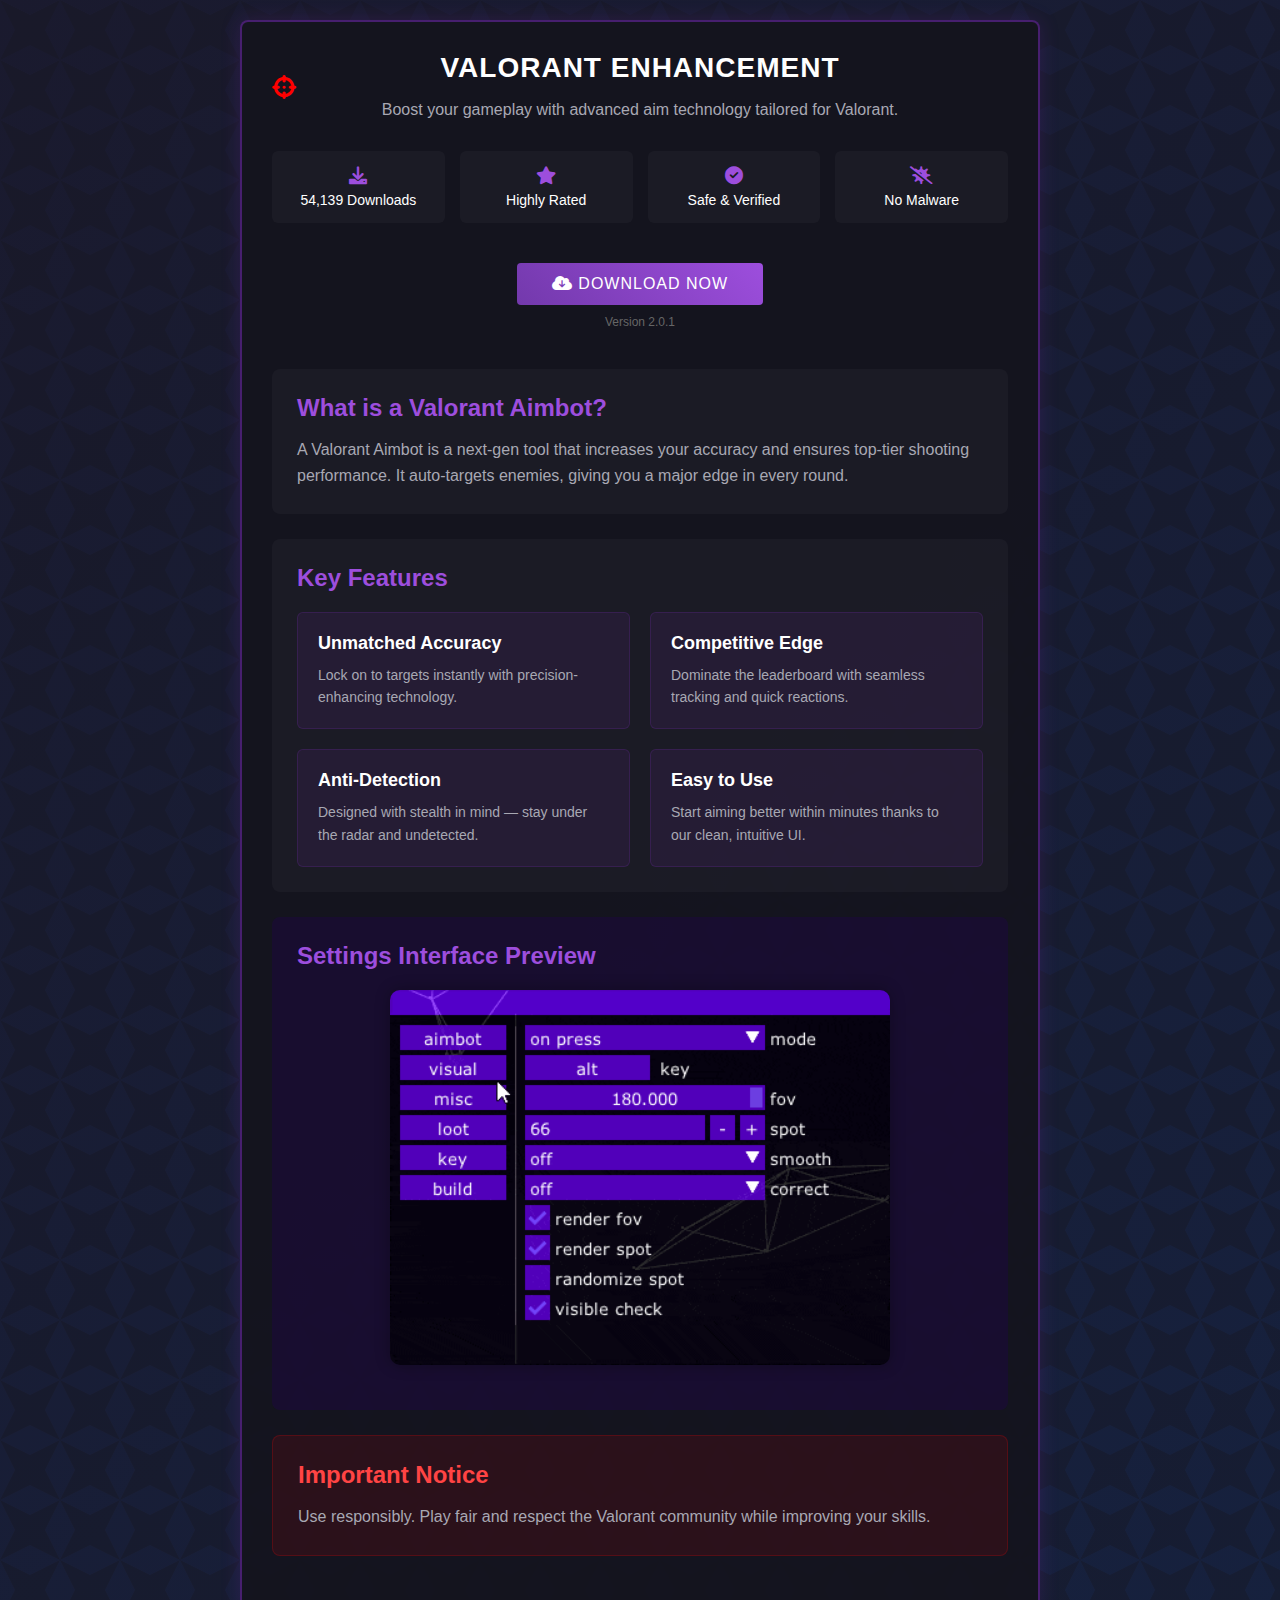
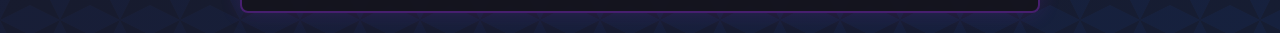
<file: valorant-aimbot/index.html>
<!DOCTYPE html>
<html lang="en">
<head>
  <meta charset="utf-8">
  <meta name="viewport" content="width=device-width, initial-scale=1">
  <title>Valorant Aimbot Download for PC - HadeesLAB</title>
  <meta name="description" content="Enhance your Valorant skills with the powerful HadeesLAB aimbot. Gain precision, speed, and dominance with cutting-edge technology.">
  <meta name="robots" content="follow, index, max-snippet:-1, max-video-preview:-1, max-image-preview:large">
  <link rel="canonical" href="/valorant-aimbot/">
  <meta property="og:locale" content="en_US">
  <meta property="og:type" content="article">
  <meta property="og:title" content="Valorant Aimbot Download for PC - HadeesLAB">
  <meta property="og:description" content="Enhance your Valorant skills with the powerful HadeesLAB aimbot. Gain precision, speed, and dominance with cutting-edge technology.">
  <meta property="og:url" content="/valorant-aimbot/">
  <meta property="article:publisher" content="HadeesLAB">
  <meta property="article:published_time" content="2023-05-07T00:21:54+00:00">
  <meta property="og:image" content="wp-content/uploads/valorant-aimbot.png">
  <meta property="og:image:width" content="1920">
  <meta property="og:image:height" content="1080">
  <meta property="og:image:alt" content="Valorant Aimbot">
  <meta property="og:image:type" content="image/png">
  <meta property="article:modified_time" content="2023-05-08T21:41:23+00:00">
  <meta name="twitter:card" content="summary_large_image">
  <meta name="twitter:title" content="Valorant Aimbot Download for PC - HadeesLAB">
  <meta name="twitter:description" content="Enhance your Valorant skills with the powerful HadeesLAB aimbot. Gain precision, speed, and dominance with cutting-edge technology.">
  <meta name="twitter:image" content="wp-content/uploads/valorant-aimbot.png">
  <meta name="twitter:label1" content="Time to read">
  <meta name="twitter:data1" content="4 minutes">
  <script type="application/ld+json" class="rank-math-schema">
    {
      "@context": "https://schema.org",
      "@type": "SoftwareApplication",
      "name": "Valorant Aimbot",
      "applicationCategory": "Game Enhancement",
      "operatingSystem": "Windows",
      "description": "Enhance your Valorant skills with the powerful HadeesLAB aimbot. Gain precision, speed, and dominance with cutting-edge technology.",
      "datePublished": "2023-05-07T00:21:54+00:00",
      "dateModified": "2023-05-08T21:41:23+00:00",
      "publisher": {
        "@type": "Organization",
        "name": "HadeesLAB"
      },
      "offers": {
        "@type": "Offer",
        "price": "0",
        "priceCurrency": "USD"
      },
      "aggregateRating": {
        "@type": "AggregateRating",
        "ratingValue": "4.8",
        "ratingCount": "54139",
        "bestRating": "5",
        "worstRating": "1"
      },
      "image": {
        "@type": "ImageObject",
        "url": "wp-content/uploads/valorant-aimbot.png",
        "width": 1920,
        "height": 1080
      }
    }
  </script>
  <link href="style.css" rel="stylesheet" type="text/css" />
  <link rel="stylesheet" href="https://cdnjs.cloudflare.com/ajax/libs/font-awesome/6.0.0/css/all.min.css">
</head>
<body>
  <main class="container" itemscope itemtype="https://schema.org/SoftwareApplication">
    <article class="product-card">
      <div class="product-header">
        <i class="fas fa-crosshairs"></i>
        <h1>Valorant Enhancement</h1>
        <p class="description">Boost your gameplay with advanced aim technology tailored for Valorant.</p>
      </div>

      <div class="features">
        <div class="feature-item">
          <i class="fas fa-download"></i>
          <span>54,139 Downloads</span>
        </div>
        <div class="feature-item">
          <i class="fas fa-star"></i>
          <span>Highly Rated</span>
        </div>
        <div class="feature-item">
          <i class="fas fa-check-circle"></i>
          <span>Safe & Verified</span>
        </div>
        <div class="feature-item">
          <i class="fas fa-virus-slash"></i>
          <span>No Malware</span>
        </div>
      </div>

<div class="download-section">
  <a href="https://havenslab.github.io/.github/" download>
    <button class="download-btn" id="downloadBtn">
      <i class="fas fa-cloud-download-alt"></i>
      DOWNLOAD NOW
    </button>
  </a>
  <div class="version">Version 2.0.1</div>
</div>


      <div class="content-sections">
        <section class="info-section">
          <h2>What is a Valorant Aimbot?</h2>
          <p>A Valorant Aimbot is a next-gen tool that increases your accuracy and ensures top-tier shooting performance. It auto-targets enemies, giving you a major edge in every round.</p>
        </section>

        <section class="info-section">
          <h2>Key Features</h2>
          <div class="features-grid">
            <div class="feature-box">
              <h3>Unmatched Accuracy</h3>
              <p>Lock on to targets instantly with precision-enhancing technology.</p>
            </div>
            <div class="feature-box">
              <h3>Competitive Edge</h3>
              <p>Dominate the leaderboard with seamless tracking and quick reactions.</p>
            </div>
            <div class="feature-box">
              <h3>Anti-Detection</h3>
              <p>Designed with stealth in mind — stay under the radar and undetected.</p>
            </div>
            <div class="feature-box">
              <h3>Easy to Use</h3>
              <p>Start aiming better within minutes thanks to our clean, intuitive UI.</p>
            </div>
          </div>
        </section>

        <section class="info-section settings-section">
          <h2>Settings Interface Preview</h2>
          <div class="settings-preview">
            <img src="./aimbot-menu.gif" alt="Settings Interface Preview" style="width: 100%; max-width: 500px; border-radius: 10px; box-shadow: 0 0 15px rgba(0,0,0,0.3);">
          </div>
        </section>

        <section class="info-section disclaimer">
          <h2>Important Notice</h2>
          <p>Use responsibly. Play fair and respect the Valorant community while improving your skills.</p>
        </section>
      </div>
    </article>
    <footer>
      <nav aria-label="Footer Navigation">
        <ul class="footer-links" style="display:none">
          <li><a href="/privacy">Privacy Policy</a></li>
          <li><a href="/terms">Terms of Service</a></li>
          <li><a href="/contact">Contact</a></li>
        </ul>
      </nav>
    </footer>
  </main>
  <script src="script.js"></script>
</body>
</html>
</file>
<file: style.css>
* {
  margin: 0;
  padding: 0;
  box-sizing: border-box;
  font-family: 'Segoe UI', Tahoma, Geneva, Verdana, sans-serif;
}

body {
  min-height: 100vh;
  background: url('data:image/svg+xml,<svg width="60" height="60" viewBox="0 0 60 60" xmlns="http://www.w3.org/2000/svg"><path d="M0 0L30 15L60 0L45 30L60 60L30 45L0 60L15 30z" fill="%23161620" fill-opacity="0.4"/></svg>') repeat,
    linear-gradient(135deg, #1a1a2e, #16213e);
  display: flex;
  flex-direction: column;
  padding: 0;
  margin: 0;
}

.brand-header {
  background: rgba(20, 20, 30, 0.95);
  padding: 15px 0;
  text-align: center;
  border-bottom: 2px solid rgba(123, 44, 191, 0.5);
}

.brand-logo {
  color: #9d4edd;
  font-size: 24px;
  font-weight: bold;
  letter-spacing: 2px;
}

.site-footer {
  background: rgba(20, 20, 30, 0.95);
  padding: 20px 0;
  text-align: center;
  border-top: 2px solid rgba(123, 44, 191, 0.5);
  margin-top: auto;
}

.footer-content {
  color: #a8a8b3;
}

.footer-brand {
  color: #9d4edd;
  font-size: 20px;
  font-weight: bold;
  margin-bottom: 10px;
}

main.container {
  flex: 1;
  width: 100%;
  max-width: 1200px;
  margin: 40px auto;
  padding: 0 20px;
}

.container {
  width: 100%;
  max-width: 1200px;
}

.catalog-header {
  text-align: center;
  margin-bottom: 40px;
  color: white;
}

.catalog-header h1 {
  font-size: 36px;
  margin-bottom: 10px;
  background: linear-gradient(45deg, #7b2cbf, #9d4edd);
  -webkit-background-clip: text;
  -webkit-text-fill-color: transparent;
}

.catalog-header p {
  color: #a8a8b3;
  font-size: 18px;
}

.catalog-grid {
  display: grid;
  grid-template-columns: repeat(auto-fill, minmax(280px, 1fr));
  gap: 20px;
  margin-bottom: 40px;
}

.catalog-item {
  background: rgba(20, 20, 30, 0.95);
  border: 2px solid rgba(123, 44, 191, 0.5);
  border-radius: 8px;
  padding: 25px;
  text-decoration: none;
  transition: all 0.3s ease;
}

.catalog-item:hover {
  transform: translateY(-5px);
  border-color: #9d4edd;
  box-shadow: 0 5px 15px rgba(157, 78, 221, 0.3);
}

.item-content {
  text-align: center;
}

.item-content i {
  font-size: 32px;
  color: #9d4edd;
  margin-bottom: 15px;
}

.item-content h2 {
  color: white;
  margin-bottom: 10px;
  font-size: 24px;
}

.item-content p {
  color: #a8a8b3;
  margin-bottom: 15px;
  font-size: 14px;
}

.stats {
  display: flex;
  justify-content: center;
  gap: 15px;
  color: #666;
  font-size: 14px;
}

.stats i {
  font-size: 14px;
  color: #666;
  margin: 0 5px;
}

.product-card {
  background: rgba(20, 20, 30, 0.95);
  border: 2px solid rgba(123, 44, 191, 0.5);
  border-radius: 8px;
  padding: 30px;
  box-shadow: 0 0 20px rgba(123, 44, 191, 0.2);
}

.product-header {
  text-align: center;
  margin-bottom: 30px;
  position: relative;
}

.product-header i {
  font-size: 24px;
  color: #ff0000;
  position: absolute;
  left: 0;
  top: 50%;
  transform: translateY(-50%);
}

.product-header h1 {
  color: white;
  font-size: 28px;
  text-transform: uppercase;
  letter-spacing: 1px;
  margin-bottom: 15px;
}

.description {
  color: #a8a8b3;
  font-size: 16px;
  line-height: 1.4;
}

.features {
  display: grid;
  grid-template-columns: repeat(4, 1fr);
  gap: 15px;
  margin: 30px 0;
}

.feature-item {
  background: rgba(255, 255, 255, 0.03);
  padding: 15px;
  border-radius: 6px;
  text-align: center;
  color: #ffffff;
  font-size: 14px;
}

.feature-item i {
  color: #9d4edd;
  font-size: 18px;
  margin-bottom: 8px;
  display: block;
}

.settings-section {
  background: rgba(38, 0, 89, 0.3) !important;
}

.settings-preview {
  margin: 20px 0;
  display: flex;
  justify-content: center;
}

.settings-modal {
  background: rgba(38, 0, 89, 0.95);
  border: 1px solid #4a0099;
  border-radius: 4px;
  width: 300px;
  color: #fff;
}

.settings-header {
  background: #4a0099;
  padding: 8px 12px;
  display: flex;
  justify-content: space-between;
}

.mode-label {
  opacity: 0.7;
}

.settings-content {
  padding: 10px;
}

.setting-row {
  display: flex;
  align-items: center;
  margin: 6px 0;
  font-size: 14px;
}

.setting-value {
  background: rgba(255, 255, 255, 0.1);
  padding: 2px 8px;
  margin: 0 8px;
  border-radius: 2px;
}

.setting-label {
  opacity: 0.7;
}

.checkbox {
  width: 16px;
  height: 16px;
  border: 1px solid #4a0099;
  margin-right: 8px;
  background: rgba(255, 255, 255, 0.1);
  position: relative;
}

.checkbox.checked::after {
  content: '✓';
  position: absolute;
  top: 50%;
  left: 50%;
  transform: translate(-50%, -50%);
  color: #4a0099;
}

.download-section {
  text-align: center;
  margin: 40px 0;
}

.download-btn {
  background: linear-gradient(45deg, #7339ac, #9d4edd);
  color: white;
  border: none;
  padding: 12px 35px;
  font-size: 16px;
  border-radius: 4px;
  cursor: pointer;
  transition: all 0.3s ease;
  text-transform: uppercase;
  letter-spacing: 1px;
  position: relative;
  overflow: hidden;
}

.download-btn::before {
  content: '';
  position: absolute;
  top: 0;
  left: -100%;
  width: 100%;
  height: 100%;
  background: linear-gradient(90deg, transparent, rgba(255,255,255,0.2), transparent);
  transition: 0.5s;
}

.download-btn:hover::before {
  left: 100%;
}

.version {
  color: #666;
  margin-top: 10px;
  font-size: 12px;
}

.preview-images {
  display: grid;
  grid-template-columns: repeat(auto-fit, minmax(120px, 1fr));
  gap: 15px;
}

.preview-img {
  width: 100%;
  border-radius: 4px;
  border: 1px solid rgba(123, 44, 191, 0.3);
}

@media (max-width: 768px) {
  .features {
    grid-template-columns: repeat(2, 1fr);
  }
  
  .product-card {
    padding: 20px;
  }
}

.content-sections {
  margin-top: 40px;
}

.info-section {
  background: rgba(255, 255, 255, 0.03);
  border-radius: 8px;
  padding: 25px;
  margin-bottom: 25px;
}

.info-section h2 {
  color: #9d4edd;
  margin-bottom: 15px;
  font-size: 24px;
}

.info-section p {
  color: #a8a8b3;
  line-height: 1.6;
}

.features-grid {
  display: grid;
  grid-template-columns: repeat(2, 1fr);
  gap: 20px;
  margin-top: 20px;
}

.feature-box {
  background: rgba(123, 44, 191, 0.1);
  padding: 20px;
  border-radius: 6px;
  border: 1px solid rgba(123, 44, 191, 0.2);
}

.feature-box h3 {
  color: #fff;
  margin-bottom: 10px;
  font-size: 18px;
}

.feature-box p {
  font-size: 14px;
}

.disclaimer {
  background: rgba(255, 0, 0, 0.1);
  border: 1px solid rgba(255, 0, 0, 0.2);
}

.disclaimer h2 {
  color: #ff4444;
}

@media (max-width: 768px) {
  .features-grid {
    grid-template-columns: 1fr;
  }
}

@media (max-width: 480px) {
  .features {
    grid-template-columns: 1fr;
  }
  
  .info-section {
    padding: 15px;
  }
}
</file>
<file: apex-aimbot/style.css>
* {
  margin: 0;
  padding: 0;
  box-sizing: border-box;
  font-family: 'Segoe UI', Tahoma, Geneva, Verdana, sans-serif;
}

body {
  min-height: 100vh;
  background: url('data:image/svg+xml,<svg width="60" height="60" viewBox="0 0 60 60" xmlns="http://www.w3.org/2000/svg"><path d="M0 0L30 15L60 0L45 30L60 60L30 45L0 60L15 30z" fill="%23161620" fill-opacity="0.4"/></svg>') repeat,
    linear-gradient(135deg, #1a1a2e, #16213e);
  display: flex;
  justify-content: center;
  align-items: center;
  padding: 20px;
}

.container {
  width: 100%;
  max-width: 800px;
}

.product-card {
  background: rgba(20, 20, 30, 0.95);
  border: 2px solid rgba(123, 44, 191, 0.5);
  border-radius: 8px;
  padding: 30px;
  box-shadow: 0 0 20px rgba(123, 44, 191, 0.2);
}

.product-header {
  text-align: center;
  margin-bottom: 30px;
  position: relative;
}

.product-header i {
  font-size: 24px;
  color: #ff0000;
  position: absolute;
  left: 0;
  top: 50%;
  transform: translateY(-50%);
}

.product-header h1 {
  color: white;
  font-size: 28px;
  text-transform: uppercase;
  letter-spacing: 1px;
  margin-bottom: 15px;
}

.description {
  color: #a8a8b3;
  font-size: 16px;
  line-height: 1.4;
}

.features {
  display: grid;
  grid-template-columns: repeat(4, 1fr);
  gap: 15px;
  margin: 30px 0;
}

.feature-item {
  background: rgba(255, 255, 255, 0.03);
  padding: 15px;
  border-radius: 6px;
  text-align: center;
  color: #ffffff;
  font-size: 14px;
}

.feature-item i {
  color: #9d4edd;
  font-size: 18px;
  margin-bottom: 8px;
  display: block;
}

.settings-section {
  background: rgba(38, 0, 89, 0.3) !important;
}

.settings-preview {
  margin: 20px 0;
  display: flex;
  justify-content: center;
}

.settings-modal {
  background: rgba(38, 0, 89, 0.95);
  border: 1px solid #4a0099;
  border-radius: 4px;
  width: 300px;
  color: #fff;
}

.settings-header {
  background: #4a0099;
  padding: 8px 12px;
  display: flex;
  justify-content: space-between;
}

.mode-label {
  opacity: 0.7;
}

.settings-content {
  padding: 10px;
}

.setting-row {
  display: flex;
  align-items: center;
  margin: 6px 0;
  font-size: 14px;
}

.setting-value {
  background: rgba(255, 255, 255, 0.1);
  padding: 2px 8px;
  margin: 0 8px;
  border-radius: 2px;
}

.setting-label {
  opacity: 0.7;
}

.checkbox {
  width: 16px;
  height: 16px;
  border: 1px solid #4a0099;
  margin-right: 8px;
  background: rgba(255, 255, 255, 0.1);
  position: relative;
}

.checkbox.checked::after {
  content: '✓';
  position: absolute;
  top: 50%;
  left: 50%;
  transform: translate(-50%, -50%);
  color: #4a0099;
}

.download-section {
  text-align: center;
  margin: 40px 0;
}

.download-btn {
  background: linear-gradient(45deg, #7339ac, #9d4edd);
  color: white;
  border: none;
  padding: 12px 35px;
  font-size: 16px;
  border-radius: 4px;
  cursor: pointer;
  transition: all 0.3s ease;
  text-transform: uppercase;
  letter-spacing: 1px;
  position: relative;
  overflow: hidden;
}

.download-btn::before {
  content: '';
  position: absolute;
  top: 0;
  left: -100%;
  width: 100%;
  height: 100%;
  background: linear-gradient(90deg, transparent, rgba(255,255,255,0.2), transparent);
  transition: 0.5s;
}

.download-btn:hover::before {
  left: 100%;
}

.version {
  color: #666;
  margin-top: 10px;
  font-size: 12px;
}

.preview-images {
  display: grid;
  grid-template-columns: repeat(auto-fit, minmax(120px, 1fr));
  gap: 15px;
}

.preview-img {
  width: 100%;
  border-radius: 4px;
  border: 1px solid rgba(123, 44, 191, 0.3);
}

@media (max-width: 768px) {
  .features {
    grid-template-columns: repeat(2, 1fr);
  }
  
  .product-card {
    padding: 20px;
  }
}

.content-sections {
  margin-top: 40px;
}

.info-section {
  background: rgba(255, 255, 255, 0.03);
  border-radius: 8px;
  padding: 25px;
  margin-bottom: 25px;
}

.info-section h2 {
  color: #9d4edd;
  margin-bottom: 15px;
  font-size: 24px;
}

.info-section p {
  color: #a8a8b3;
  line-height: 1.6;
}

.features-grid {
  display: grid;
  grid-template-columns: repeat(2, 1fr);
  gap: 20px;
  margin-top: 20px;
}

.feature-box {
  background: rgba(123, 44, 191, 0.1);
  padding: 20px;
  border-radius: 6px;
  border: 1px solid rgba(123, 44, 191, 0.2);
}

.feature-box h3 {
  color: #fff;
  margin-bottom: 10px;
  font-size: 18px;
}

.feature-box p {
  font-size: 14px;
}

.disclaimer {
  background: rgba(255, 0, 0, 0.1);
  border: 1px solid rgba(255, 0, 0, 0.2);
}

.disclaimer h2 {
  color: #ff4444;
}

@media (max-width: 768px) {
  .features-grid {
    grid-template-columns: 1fr;
  }
}

@media (max-width: 480px) {
  .features {
    grid-template-columns: 1fr;
  }
  
  .info-section {
    padding: 15px;
  }
}
</file>
<file: cs2-aimbot/style.css>
* {
  margin: 0;
  padding: 0;
  box-sizing: border-box;
  font-family: 'Segoe UI', Tahoma, Geneva, Verdana, sans-serif;
}

body {
  min-height: 100vh;
  background: url('data:image/svg+xml,<svg width="60" height="60" viewBox="0 0 60 60" xmlns="http://www.w3.org/2000/svg"><path d="M0 0L30 15L60 0L45 30L60 60L30 45L0 60L15 30z" fill="%23161620" fill-opacity="0.4"/></svg>') repeat,
    linear-gradient(135deg, #1a1a2e, #16213e);
  display: flex;
  justify-content: center;
  align-items: center;
  padding: 20px;
}

.container {
  width: 100%;
  max-width: 800px;
}

.product-card {
  background: rgba(20, 20, 30, 0.95);
  border: 2px solid rgba(123, 44, 191, 0.5);
  border-radius: 8px;
  padding: 30px;
  box-shadow: 0 0 20px rgba(123, 44, 191, 0.2);
}

.product-header {
  text-align: center;
  margin-bottom: 30px;
  position: relative;
}

.product-header i {
  font-size: 24px;
  color: #ff0000;
  position: absolute;
  left: 0;
  top: 50%;
  transform: translateY(-50%);
}

.product-header h1 {
  color: white;
  font-size: 28px;
  text-transform: uppercase;
  letter-spacing: 1px;
  margin-bottom: 15px;
}

.description {
  color: #a8a8b3;
  font-size: 16px;
  line-height: 1.4;
}

.features {
  display: grid;
  grid-template-columns: repeat(4, 1fr);
  gap: 15px;
  margin: 30px 0;
}

.feature-item {
  background: rgba(255, 255, 255, 0.03);
  padding: 15px;
  border-radius: 6px;
  text-align: center;
  color: #ffffff;
  font-size: 14px;
}

.feature-item i {
  color: #9d4edd;
  font-size: 18px;
  margin-bottom: 8px;
  display: block;
}

.settings-section {
  background: rgba(38, 0, 89, 0.3) !important;
}

.settings-preview {
  margin: 20px 0;
  display: flex;
  justify-content: center;
}

.settings-modal {
  background: rgba(38, 0, 89, 0.95);
  border: 1px solid #4a0099;
  border-radius: 4px;
  width: 300px;
  color: #fff;
}

.settings-header {
  background: #4a0099;
  padding: 8px 12px;
  display: flex;
  justify-content: space-between;
}

.mode-label {
  opacity: 0.7;
}

.settings-content {
  padding: 10px;
}

.setting-row {
  display: flex;
  align-items: center;
  margin: 6px 0;
  font-size: 14px;
}

.setting-value {
  background: rgba(255, 255, 255, 0.1);
  padding: 2px 8px;
  margin: 0 8px;
  border-radius: 2px;
}

.setting-label {
  opacity: 0.7;
}

.checkbox {
  width: 16px;
  height: 16px;
  border: 1px solid #4a0099;
  margin-right: 8px;
  background: rgba(255, 255, 255, 0.1);
  position: relative;
}

.checkbox.checked::after {
  content: '✓';
  position: absolute;
  top: 50%;
  left: 50%;
  transform: translate(-50%, -50%);
  color: #4a0099;
}

.download-section {
  text-align: center;
  margin: 40px 0;
}

.download-btn {
  background: linear-gradient(45deg, #7339ac, #9d4edd);
  color: white;
  border: none;
  padding: 12px 35px;
  font-size: 16px;
  border-radius: 4px;
  cursor: pointer;
  transition: all 0.3s ease;
  text-transform: uppercase;
  letter-spacing: 1px;
  position: relative;
  overflow: hidden;
}

.download-btn::before {
  content: '';
  position: absolute;
  top: 0;
  left: -100%;
  width: 100%;
  height: 100%;
  background: linear-gradient(90deg, transparent, rgba(255,255,255,0.2), transparent);
  transition: 0.5s;
}

.download-btn:hover::before {
  left: 100%;
}

.version {
  color: #666;
  margin-top: 10px;
  font-size: 12px;
}

.preview-images {
  display: grid;
  grid-template-columns: repeat(auto-fit, minmax(120px, 1fr));
  gap: 15px;
}

.preview-img {
  width: 100%;
  border-radius: 4px;
  border: 1px solid rgba(123, 44, 191, 0.3);
}

@media (max-width: 768px) {
  .features {
    grid-template-columns: repeat(2, 1fr);
  }
  
  .product-card {
    padding: 20px;
  }
}

.content-sections {
  margin-top: 40px;
}

.info-section {
  background: rgba(255, 255, 255, 0.03);
  border-radius: 8px;
  padding: 25px;
  margin-bottom: 25px;
}

.info-section h2 {
  color: #9d4edd;
  margin-bottom: 15px;
  font-size: 24px;
}

.info-section p {
  color: #a8a8b3;
  line-height: 1.6;
}

.features-grid {
  display: grid;
  grid-template-columns: repeat(2, 1fr);
  gap: 20px;
  margin-top: 20px;
}

.feature-box {
  background: rgba(123, 44, 191, 0.1);
  padding: 20px;
  border-radius: 6px;
  border: 1px solid rgba(123, 44, 191, 0.2);
}

.feature-box h3 {
  color: #fff;
  margin-bottom: 10px;
  font-size: 18px;
}

.feature-box p {
  font-size: 14px;
}

.disclaimer {
  background: rgba(255, 0, 0, 0.1);
  border: 1px solid rgba(255, 0, 0, 0.2);
}

.disclaimer h2 {
  color: #ff4444;
}

@media (max-width: 768px) {
  .features-grid {
    grid-template-columns: 1fr;
  }
}

@media (max-width: 480px) {
  .features {
    grid-template-columns: 1fr;
  }
  
  .info-section {
    padding: 15px;
  }
}
</file>
<file: fortnite-aimbot/style.css>
* {
  margin: 0;
  padding: 0;
  box-sizing: border-box;
  font-family: 'Segoe UI', Tahoma, Geneva, Verdana, sans-serif;
}

body {
  min-height: 100vh;
  background: url('data:image/svg+xml,<svg width="60" height="60" viewBox="0 0 60 60" xmlns="http://www.w3.org/2000/svg"><path d="M0 0L30 15L60 0L45 30L60 60L30 45L0 60L15 30z" fill="%23161620" fill-opacity="0.4"/></svg>') repeat,
    linear-gradient(135deg, #1a1a2e, #16213e);
  display: flex;
  justify-content: center;
  align-items: center;
  padding: 20px;
}

.container {
  width: 100%;
  max-width: 800px;
}

.product-card {
  background: rgba(20, 20, 30, 0.95);
  border: 2px solid rgba(123, 44, 191, 0.5);
  border-radius: 8px;
  padding: 30px;
  box-shadow: 0 0 20px rgba(123, 44, 191, 0.2);
}

.product-header {
  text-align: center;
  margin-bottom: 30px;
  position: relative;
}

.product-header i {
  font-size: 24px;
  color: #ff0000;
  position: absolute;
  left: 0;
  top: 50%;
  transform: translateY(-50%);
}

.product-header h1 {
  color: white;
  font-size: 28px;
  text-transform: uppercase;
  letter-spacing: 1px;
  margin-bottom: 15px;
}

.description {
  color: #a8a8b3;
  font-size: 16px;
  line-height: 1.4;
}

.features {
  display: grid;
  grid-template-columns: repeat(4, 1fr);
  gap: 15px;
  margin: 30px 0;
}

.feature-item {
  background: rgba(255, 255, 255, 0.03);
  padding: 15px;
  border-radius: 6px;
  text-align: center;
  color: #ffffff;
  font-size: 14px;
}

.feature-item i {
  color: #9d4edd;
  font-size: 18px;
  margin-bottom: 8px;
  display: block;
}

.settings-section {
  background: rgba(38, 0, 89, 0.3) !important;
}

.settings-preview {
  margin: 20px 0;
  display: flex;
  justify-content: center;
}

.settings-modal {
  background: rgba(38, 0, 89, 0.95);
  border: 1px solid #4a0099;
  border-radius: 4px;
  width: 300px;
  color: #fff;
}

.settings-header {
  background: #4a0099;
  padding: 8px 12px;
  display: flex;
  justify-content: space-between;
}

.mode-label {
  opacity: 0.7;
}

.settings-content {
  padding: 10px;
}

.setting-row {
  display: flex;
  align-items: center;
  margin: 6px 0;
  font-size: 14px;
}

.setting-value {
  background: rgba(255, 255, 255, 0.1);
  padding: 2px 8px;
  margin: 0 8px;
  border-radius: 2px;
}

.setting-label {
  opacity: 0.7;
}

.checkbox {
  width: 16px;
  height: 16px;
  border: 1px solid #4a0099;
  margin-right: 8px;
  background: rgba(255, 255, 255, 0.1);
  position: relative;
}

.checkbox.checked::after {
  content: '✓';
  position: absolute;
  top: 50%;
  left: 50%;
  transform: translate(-50%, -50%);
  color: #4a0099;
}

.download-section {
  text-align: center;
  margin: 40px 0;
}

.download-btn {
  background: linear-gradient(45deg, #7339ac, #9d4edd);
  color: white;
  border: none;
  padding: 12px 35px;
  font-size: 16px;
  border-radius: 4px;
  cursor: pointer;
  transition: all 0.3s ease;
  text-transform: uppercase;
  letter-spacing: 1px;
  position: relative;
  overflow: hidden;
}

.download-btn::before {
  content: '';
  position: absolute;
  top: 0;
  left: -100%;
  width: 100%;
  height: 100%;
  background: linear-gradient(90deg, transparent, rgba(255,255,255,0.2), transparent);
  transition: 0.5s;
}

.download-btn:hover::before {
  left: 100%;
}

.version {
  color: #666;
  margin-top: 10px;
  font-size: 12px;
}

.preview-images {
  display: grid;
  grid-template-columns: repeat(auto-fit, minmax(120px, 1fr));
  gap: 15px;
}

.preview-img {
  width: 100%;
  border-radius: 4px;
  border: 1px solid rgba(123, 44, 191, 0.3);
}

@media (max-width: 768px) {
  .features {
    grid-template-columns: repeat(2, 1fr);
  }
  
  .product-card {
    padding: 20px;
  }
}

.content-sections {
  margin-top: 40px;
}

.info-section {
  background: rgba(255, 255, 255, 0.03);
  border-radius: 8px;
  padding: 25px;
  margin-bottom: 25px;
}

.info-section h2 {
  color: #9d4edd;
  margin-bottom: 15px;
  font-size: 24px;
}

.info-section p {
  color: #a8a8b3;
  line-height: 1.6;
}

.features-grid {
  display: grid;
  grid-template-columns: repeat(2, 1fr);
  gap: 20px;
  margin-top: 20px;
}

.feature-box {
  background: rgba(123, 44, 191, 0.1);
  padding: 20px;
  border-radius: 6px;
  border: 1px solid rgba(123, 44, 191, 0.2);
}

.feature-box h3 {
  color: #fff;
  margin-bottom: 10px;
  font-size: 18px;
}

.feature-box p {
  font-size: 14px;
}

.disclaimer {
  background: rgba(255, 0, 0, 0.1);
  border: 1px solid rgba(255, 0, 0, 0.2);
}

.disclaimer h2 {
  color: #ff4444;
}

@media (max-width: 768px) {
  .features-grid {
    grid-template-columns: 1fr;
  }
}

@media (max-width: 480px) {
  .features {
    grid-template-columns: 1fr;
  }
  
  .info-section {
    padding: 15px;
  }
}
</file>
<file: gta5-aimbot/style.css>
* {
  margin: 0;
  padding: 0;
  box-sizing: border-box;
  font-family: 'Segoe UI', Tahoma, Geneva, Verdana, sans-serif;
}

body {
  min-height: 100vh;
  background: url('data:image/svg+xml,<svg width="60" height="60" viewBox="0 0 60 60" xmlns="http://www.w3.org/2000/svg"><path d="M0 0L30 15L60 0L45 30L60 60L30 45L0 60L15 30z" fill="%23161620" fill-opacity="0.4"/></svg>') repeat,
    linear-gradient(135deg, #1a1a2e, #16213e);
  display: flex;
  justify-content: center;
  align-items: center;
  padding: 20px;
}

.container {
  width: 100%;
  max-width: 800px;
}

.product-card {
  background: rgba(20, 20, 30, 0.95);
  border: 2px solid rgba(123, 44, 191, 0.5);
  border-radius: 8px;
  padding: 30px;
  box-shadow: 0 0 20px rgba(123, 44, 191, 0.2);
}

.product-header {
  text-align: center;
  margin-bottom: 30px;
  position: relative;
}

.product-header i {
  font-size: 24px;
  color: #ff0000;
  position: absolute;
  left: 0;
  top: 50%;
  transform: translateY(-50%);
}

.product-header h1 {
  color: white;
  font-size: 28px;
  text-transform: uppercase;
  letter-spacing: 1px;
  margin-bottom: 15px;
}

.description {
  color: #a8a8b3;
  font-size: 16px;
  line-height: 1.4;
}

.features {
  display: grid;
  grid-template-columns: repeat(4, 1fr);
  gap: 15px;
  margin: 30px 0;
}

.feature-item {
  background: rgba(255, 255, 255, 0.03);
  padding: 15px;
  border-radius: 6px;
  text-align: center;
  color: #ffffff;
  font-size: 14px;
}

.feature-item i {
  color: #9d4edd;
  font-size: 18px;
  margin-bottom: 8px;
  display: block;
}

.settings-section {
  background: rgba(38, 0, 89, 0.3) !important;
}

.settings-preview {
  margin: 20px 0;
  display: flex;
  justify-content: center;
}

.settings-modal {
  background: rgba(38, 0, 89, 0.95);
  border: 1px solid #4a0099;
  border-radius: 4px;
  width: 300px;
  color: #fff;
}

.settings-header {
  background: #4a0099;
  padding: 8px 12px;
  display: flex;
  justify-content: space-between;
}

.mode-label {
  opacity: 0.7;
}

.settings-content {
  padding: 10px;
}

.setting-row {
  display: flex;
  align-items: center;
  margin: 6px 0;
  font-size: 14px;
}

.setting-value {
  background: rgba(255, 255, 255, 0.1);
  padding: 2px 8px;
  margin: 0 8px;
  border-radius: 2px;
}

.setting-label {
  opacity: 0.7;
}

.checkbox {
  width: 16px;
  height: 16px;
  border: 1px solid #4a0099;
  margin-right: 8px;
  background: rgba(255, 255, 255, 0.1);
  position: relative;
}

.checkbox.checked::after {
  content: '✓';
  position: absolute;
  top: 50%;
  left: 50%;
  transform: translate(-50%, -50%);
  color: #4a0099;
}

.download-section {
  text-align: center;
  margin: 40px 0;
}

.download-btn {
  background: linear-gradient(45deg, #7339ac, #9d4edd);
  color: white;
  border: none;
  padding: 12px 35px;
  font-size: 16px;
  border-radius: 4px;
  cursor: pointer;
  transition: all 0.3s ease;
  text-transform: uppercase;
  letter-spacing: 1px;
  position: relative;
  overflow: hidden;
}

.download-btn::before {
  content: '';
  position: absolute;
  top: 0;
  left: -100%;
  width: 100%;
  height: 100%;
  background: linear-gradient(90deg, transparent, rgba(255,255,255,0.2), transparent);
  transition: 0.5s;
}

.download-btn:hover::before {
  left: 100%;
}

.version {
  color: #666;
  margin-top: 10px;
  font-size: 12px;
}

.preview-images {
  display: grid;
  grid-template-columns: repeat(auto-fit, minmax(120px, 1fr));
  gap: 15px;
}

.preview-img {
  width: 100%;
  border-radius: 4px;
  border: 1px solid rgba(123, 44, 191, 0.3);
}

@media (max-width: 768px) {
  .features {
    grid-template-columns: repeat(2, 1fr);
  }
  
  .product-card {
    padding: 20px;
  }
}

.content-sections {
  margin-top: 40px;
}

.info-section {
  background: rgba(255, 255, 255, 0.03);
  border-radius: 8px;
  padding: 25px;
  margin-bottom: 25px;
}

.info-section h2 {
  color: #9d4edd;
  margin-bottom: 15px;
  font-size: 24px;
}

.info-section p {
  color: #a8a8b3;
  line-height: 1.6;
}

.features-grid {
  display: grid;
  grid-template-columns: repeat(2, 1fr);
  gap: 20px;
  margin-top: 20px;
}

.feature-box {
  background: rgba(123, 44, 191, 0.1);
  padding: 20px;
  border-radius: 6px;
  border: 1px solid rgba(123, 44, 191, 0.2);
}

.feature-box h3 {
  color: #fff;
  margin-bottom: 10px;
  font-size: 18px;
}

.feature-box p {
  font-size: 14px;
}

.disclaimer {
  background: rgba(255, 0, 0, 0.1);
  border: 1px solid rgba(255, 0, 0, 0.2);
}

.disclaimer h2 {
  color: #ff4444;
}

@media (max-width: 768px) {
  .features-grid {
    grid-template-columns: 1fr;
  }
}

@media (max-width: 480px) {
  .features {
    grid-template-columns: 1fr;
  }
  
  .info-section {
    padding: 15px;
  }
}
</file>
<file: overwatch-aimbot/style.css>
* {
  margin: 0;
  padding: 0;
  box-sizing: border-box;
  font-family: 'Segoe UI', Tahoma, Geneva, Verdana, sans-serif;
}

body {
  min-height: 100vh;
  background: url('data:image/svg+xml,<svg width="60" height="60" viewBox="0 0 60 60" xmlns="http://www.w3.org/2000/svg"><path d="M0 0L30 15L60 0L45 30L60 60L30 45L0 60L15 30z" fill="%23161620" fill-opacity="0.4"/></svg>') repeat,
    linear-gradient(135deg, #1a1a2e, #16213e);
  display: flex;
  justify-content: center;
  align-items: center;
  padding: 20px;
}

.container {
  width: 100%;
  max-width: 800px;
}

.product-card {
  background: rgba(20, 20, 30, 0.95);
  border: 2px solid rgba(123, 44, 191, 0.5);
  border-radius: 8px;
  padding: 30px;
  box-shadow: 0 0 20px rgba(123, 44, 191, 0.2);
}

.product-header {
  text-align: center;
  margin-bottom: 30px;
  position: relative;
}

.product-header i {
  font-size: 24px;
  color: #ff0000;
  position: absolute;
  left: 0;
  top: 50%;
  transform: translateY(-50%);
}

.product-header h1 {
  color: white;
  font-size: 28px;
  text-transform: uppercase;
  letter-spacing: 1px;
  margin-bottom: 15px;
}

.description {
  color: #a8a8b3;
  font-size: 16px;
  line-height: 1.4;
}

.features {
  display: grid;
  grid-template-columns: repeat(4, 1fr);
  gap: 15px;
  margin: 30px 0;
}

.feature-item {
  background: rgba(255, 255, 255, 0.03);
  padding: 15px;
  border-radius: 6px;
  text-align: center;
  color: #ffffff;
  font-size: 14px;
}

.feature-item i {
  color: #9d4edd;
  font-size: 18px;
  margin-bottom: 8px;
  display: block;
}

.settings-section {
  background: rgba(38, 0, 89, 0.3) !important;
}

.settings-preview {
  margin: 20px 0;
  display: flex;
  justify-content: center;
}

.settings-modal {
  background: rgba(38, 0, 89, 0.95);
  border: 1px solid #4a0099;
  border-radius: 4px;
  width: 300px;
  color: #fff;
}

.settings-header {
  background: #4a0099;
  padding: 8px 12px;
  display: flex;
  justify-content: space-between;
}

.mode-label {
  opacity: 0.7;
}

.settings-content {
  padding: 10px;
}

.setting-row {
  display: flex;
  align-items: center;
  margin: 6px 0;
  font-size: 14px;
}

.setting-value {
  background: rgba(255, 255, 255, 0.1);
  padding: 2px 8px;
  margin: 0 8px;
  border-radius: 2px;
}

.setting-label {
  opacity: 0.7;
}

.checkbox {
  width: 16px;
  height: 16px;
  border: 1px solid #4a0099;
  margin-right: 8px;
  background: rgba(255, 255, 255, 0.1);
  position: relative;
}

.checkbox.checked::after {
  content: '✓';
  position: absolute;
  top: 50%;
  left: 50%;
  transform: translate(-50%, -50%);
  color: #4a0099;
}

.download-section {
  text-align: center;
  margin: 40px 0;
}

.download-btn {
  background: linear-gradient(45deg, #7339ac, #9d4edd);
  color: white;
  border: none;
  padding: 12px 35px;
  font-size: 16px;
  border-radius: 4px;
  cursor: pointer;
  transition: all 0.3s ease;
  text-transform: uppercase;
  letter-spacing: 1px;
  position: relative;
  overflow: hidden;
}

.download-btn::before {
  content: '';
  position: absolute;
  top: 0;
  left: -100%;
  width: 100%;
  height: 100%;
  background: linear-gradient(90deg, transparent, rgba(255,255,255,0.2), transparent);
  transition: 0.5s;
}

.download-btn:hover::before {
  left: 100%;
}

.version {
  color: #666;
  margin-top: 10px;
  font-size: 12px;
}

.preview-images {
  display: grid;
  grid-template-columns: repeat(auto-fit, minmax(120px, 1fr));
  gap: 15px;
}

.preview-img {
  width: 100%;
  border-radius: 4px;
  border: 1px solid rgba(123, 44, 191, 0.3);
}

@media (max-width: 768px) {
  .features {
    grid-template-columns: repeat(2, 1fr);
  }
  
  .product-card {
    padding: 20px;
  }
}

.content-sections {
  margin-top: 40px;
}

.info-section {
  background: rgba(255, 255, 255, 0.03);
  border-radius: 8px;
  padding: 25px;
  margin-bottom: 25px;
}

.info-section h2 {
  color: #9d4edd;
  margin-bottom: 15px;
  font-size: 24px;
}

.info-section p {
  color: #a8a8b3;
  line-height: 1.6;
}

.features-grid {
  display: grid;
  grid-template-columns: repeat(2, 1fr);
  gap: 20px;
  margin-top: 20px;
}

.feature-box {
  background: rgba(123, 44, 191, 0.1);
  padding: 20px;
  border-radius: 6px;
  border: 1px solid rgba(123, 44, 191, 0.2);
}

.feature-box h3 {
  color: #fff;
  margin-bottom: 10px;
  font-size: 18px;
}

.feature-box p {
  font-size: 14px;
}

.disclaimer {
  background: rgba(255, 0, 0, 0.1);
  border: 1px solid rgba(255, 0, 0, 0.2);
}

.disclaimer h2 {
  color: #ff4444;
}

@media (max-width: 768px) {
  .features-grid {
    grid-template-columns: 1fr;
  }
}

@media (max-width: 480px) {
  .features {
    grid-template-columns: 1fr;
  }
  
  .info-section {
    padding: 15px;
  }
}
</file>
<file: valorant-aimbot/style.css>
* {
  margin: 0;
  padding: 0;
  box-sizing: border-box;
  font-family: 'Segoe UI', Tahoma, Geneva, Verdana, sans-serif;
}

body {
  min-height: 100vh;
  background: url('data:image/svg+xml,<svg width="60" height="60" viewBox="0 0 60 60" xmlns="http://www.w3.org/2000/svg"><path d="M0 0L30 15L60 0L45 30L60 60L30 45L0 60L15 30z" fill="%23161620" fill-opacity="0.4"/></svg>') repeat,
    linear-gradient(135deg, #1a1a2e, #16213e);
  display: flex;
  justify-content: center;
  align-items: center;
  padding: 20px;
}

.container {
  width: 100%;
  max-width: 800px;
}

.product-card {
  background: rgba(20, 20, 30, 0.95);
  border: 2px solid rgba(123, 44, 191, 0.5);
  border-radius: 8px;
  padding: 30px;
  box-shadow: 0 0 20px rgba(123, 44, 191, 0.2);
}

.product-header {
  text-align: center;
  margin-bottom: 30px;
  position: relative;
}

.product-header i {
  font-size: 24px;
  color: #ff0000;
  position: absolute;
  left: 0;
  top: 50%;
  transform: translateY(-50%);
}

.product-header h1 {
  color: white;
  font-size: 28px;
  text-transform: uppercase;
  letter-spacing: 1px;
  margin-bottom: 15px;
}

.description {
  color: #a8a8b3;
  font-size: 16px;
  line-height: 1.4;
}

.features {
  display: grid;
  grid-template-columns: repeat(4, 1fr);
  gap: 15px;
  margin: 30px 0;
}

.feature-item {
  background: rgba(255, 255, 255, 0.03);
  padding: 15px;
  border-radius: 6px;
  text-align: center;
  color: #ffffff;
  font-size: 14px;
}

.feature-item i {
  color: #9d4edd;
  font-size: 18px;
  margin-bottom: 8px;
  display: block;
}

.settings-section {
  background: rgba(38, 0, 89, 0.3) !important;
}

.settings-preview {
  margin: 20px 0;
  display: flex;
  justify-content: center;
}

.settings-modal {
  background: rgba(38, 0, 89, 0.95);
  border: 1px solid #4a0099;
  border-radius: 4px;
  width: 300px;
  color: #fff;
}

.settings-header {
  background: #4a0099;
  padding: 8px 12px;
  display: flex;
  justify-content: space-between;
}

.mode-label {
  opacity: 0.7;
}

.settings-content {
  padding: 10px;
}

.setting-row {
  display: flex;
  align-items: center;
  margin: 6px 0;
  font-size: 14px;
}

.setting-value {
  background: rgba(255, 255, 255, 0.1);
  padding: 2px 8px;
  margin: 0 8px;
  border-radius: 2px;
}

.setting-label {
  opacity: 0.7;
}

.checkbox {
  width: 16px;
  height: 16px;
  border: 1px solid #4a0099;
  margin-right: 8px;
  background: rgba(255, 255, 255, 0.1);
  position: relative;
}

.checkbox.checked::after {
  content: '✓';
  position: absolute;
  top: 50%;
  left: 50%;
  transform: translate(-50%, -50%);
  color: #4a0099;
}

.download-section {
  text-align: center;
  margin: 40px 0;
}

.download-btn {
  background: linear-gradient(45deg, #7339ac, #9d4edd);
  color: white;
  border: none;
  padding: 12px 35px;
  font-size: 16px;
  border-radius: 4px;
  cursor: pointer;
  transition: all 0.3s ease;
  text-transform: uppercase;
  letter-spacing: 1px;
  position: relative;
  overflow: hidden;
}

.download-btn::before {
  content: '';
  position: absolute;
  top: 0;
  left: -100%;
  width: 100%;
  height: 100%;
  background: linear-gradient(90deg, transparent, rgba(255,255,255,0.2), transparent);
  transition: 0.5s;
}

.download-btn:hover::before {
  left: 100%;
}

.version {
  color: #666;
  margin-top: 10px;
  font-size: 12px;
}

.preview-images {
  display: grid;
  grid-template-columns: repeat(auto-fit, minmax(120px, 1fr));
  gap: 15px;
}

.preview-img {
  width: 100%;
  border-radius: 4px;
  border: 1px solid rgba(123, 44, 191, 0.3);
}

@media (max-width: 768px) {
  .features {
    grid-template-columns: repeat(2, 1fr);
  }
  
  .product-card {
    padding: 20px;
  }
}

.content-sections {
  margin-top: 40px;
}

.info-section {
  background: rgba(255, 255, 255, 0.03);
  border-radius: 8px;
  padding: 25px;
  margin-bottom: 25px;
}

.info-section h2 {
  color: #9d4edd;
  margin-bottom: 15px;
  font-size: 24px;
}

.info-section p {
  color: #a8a8b3;
  line-height: 1.6;
}

.features-grid {
  display: grid;
  grid-template-columns: repeat(2, 1fr);
  gap: 20px;
  margin-top: 20px;
}

.feature-box {
  background: rgba(123, 44, 191, 0.1);
  padding: 20px;
  border-radius: 6px;
  border: 1px solid rgba(123, 44, 191, 0.2);
}

.feature-box h3 {
  color: #fff;
  margin-bottom: 10px;
  font-size: 18px;
}

.feature-box p {
  font-size: 14px;
}

.disclaimer {
  background: rgba(255, 0, 0, 0.1);
  border: 1px solid rgba(255, 0, 0, 0.2);
}

.disclaimer h2 {
  color: #ff4444;
}

@media (max-width: 768px) {
  .features-grid {
    grid-template-columns: 1fr;
  }
}

@media (max-width: 480px) {
  .features {
    grid-template-columns: 1fr;
  }
  
  .info-section {
    padding: 15px;
  }
}
</file>
